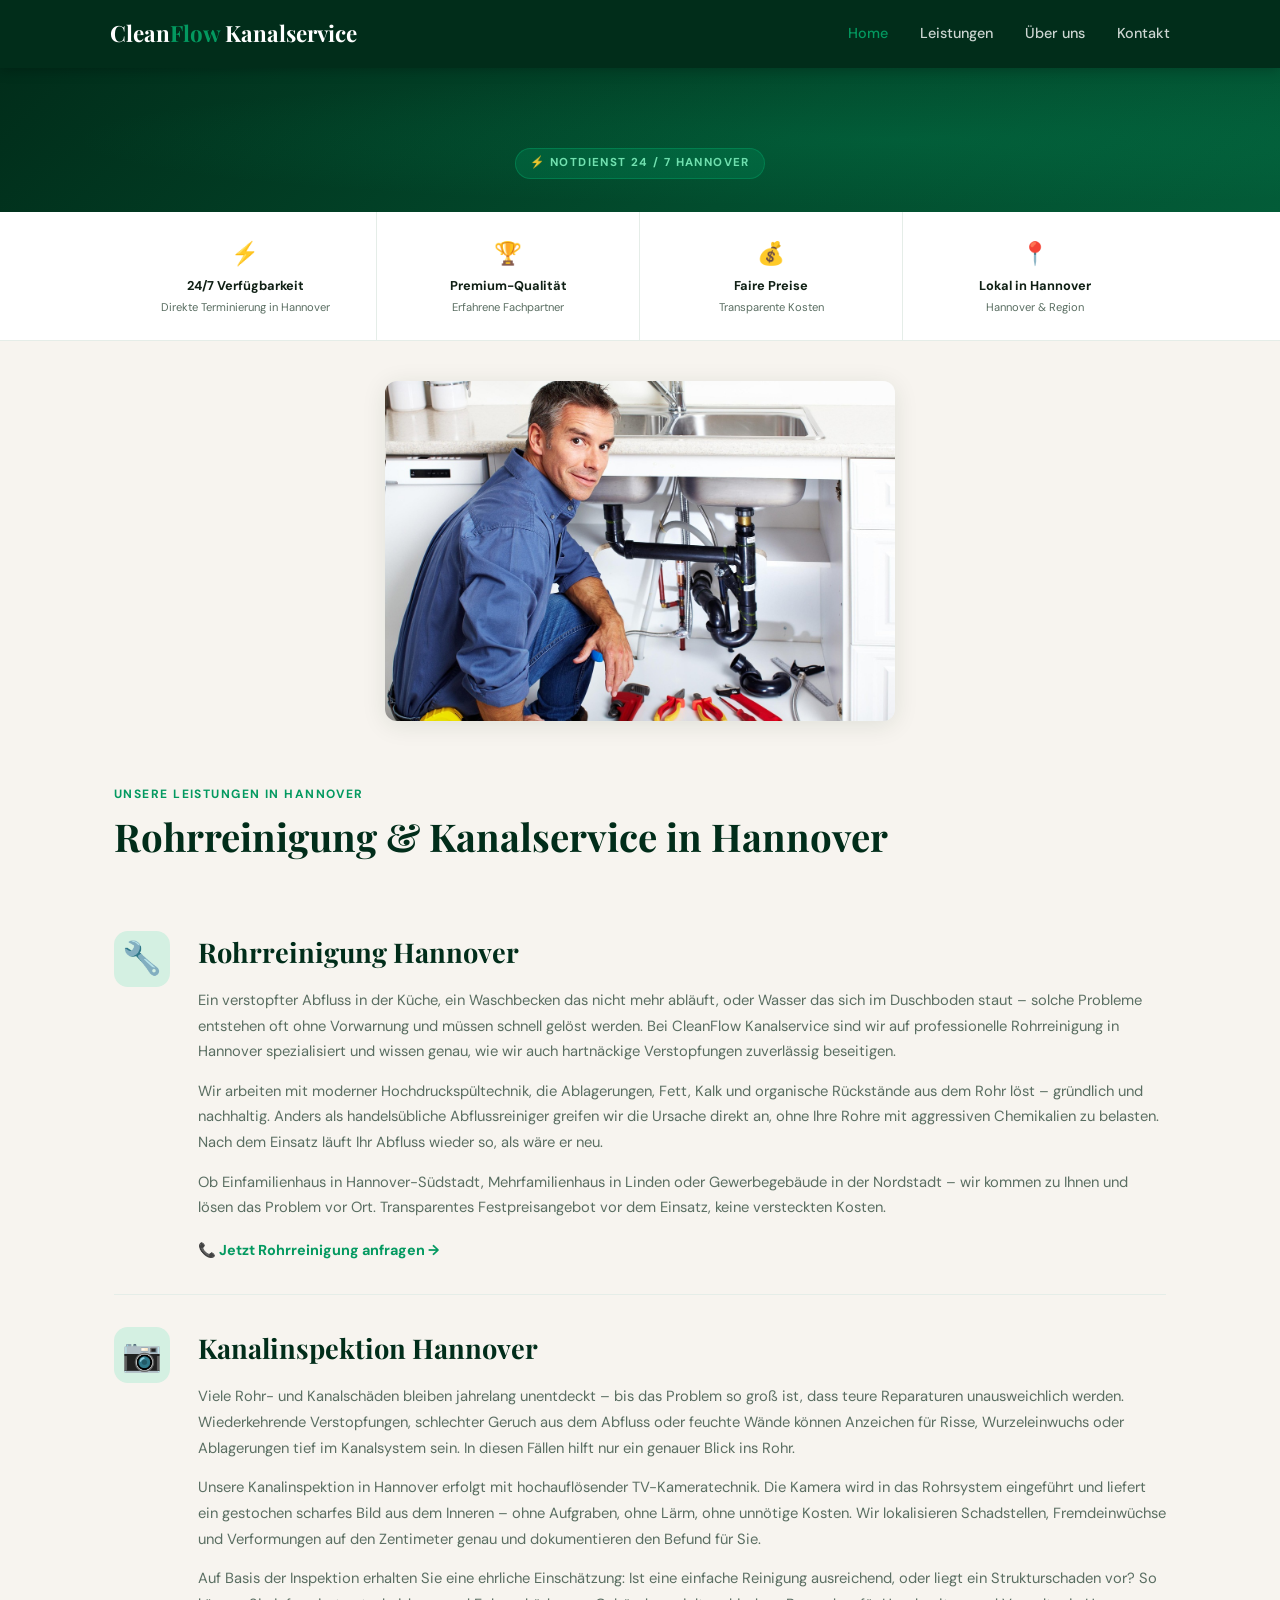
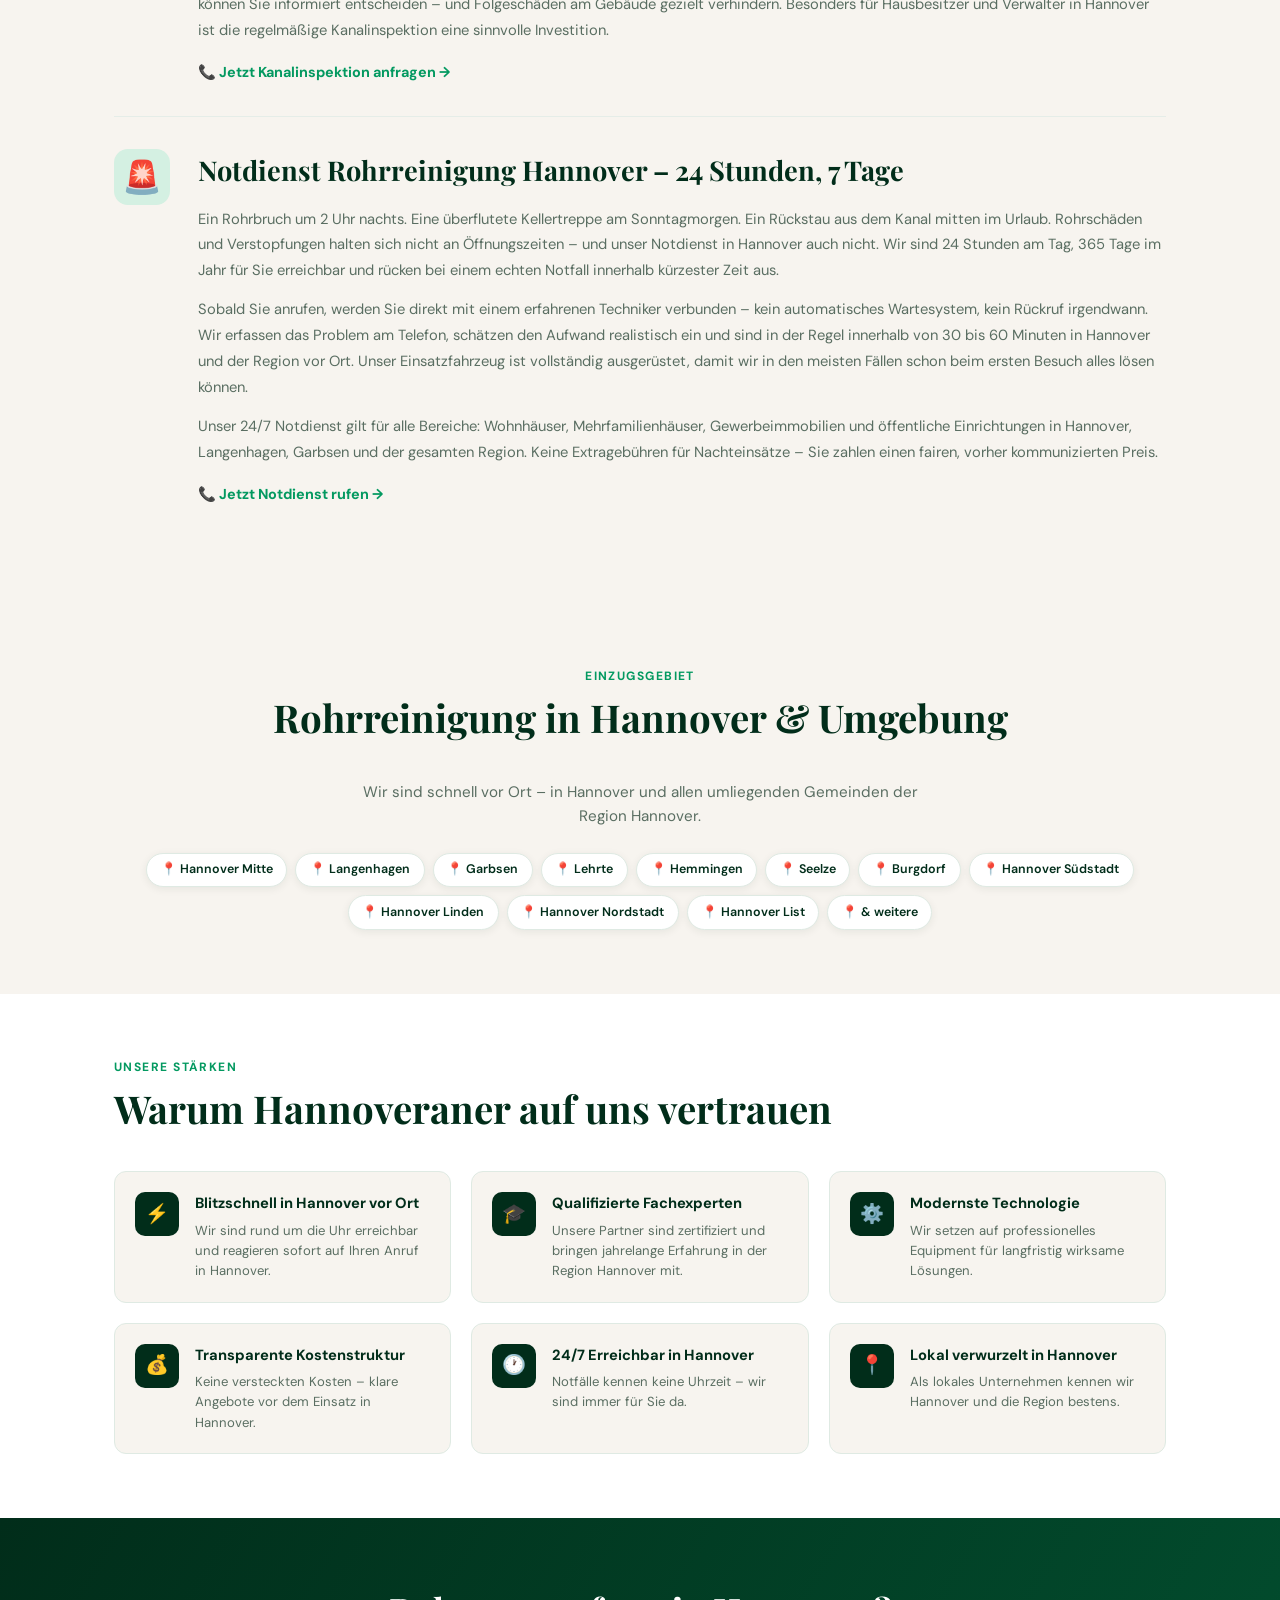
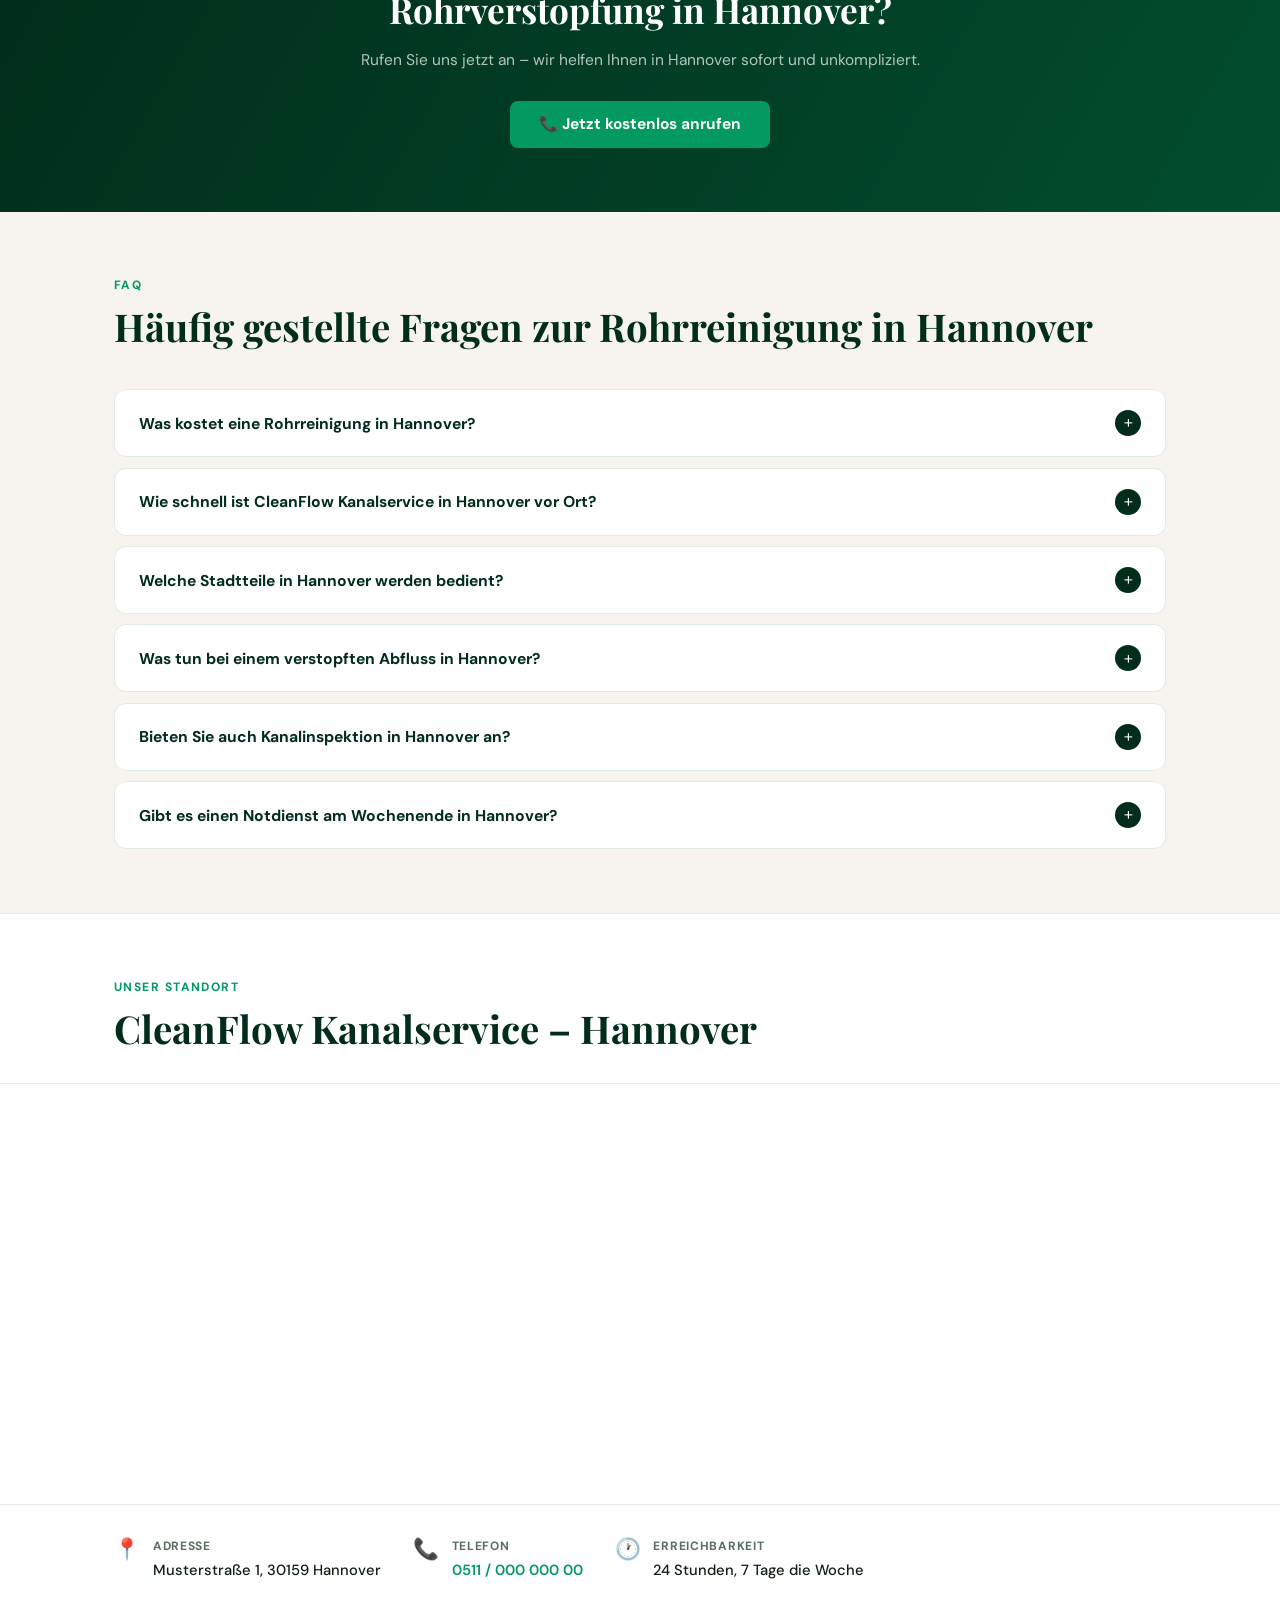
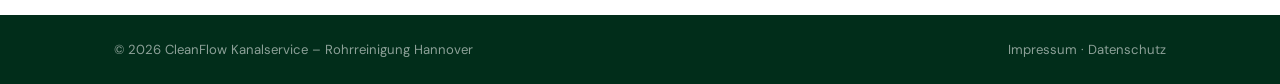
<file: index.html>
<!DOCTYPE html>
<html lang="de">
<head>
  <meta charset="UTF-8">
  <meta name="viewport" content="width=device-width, initial-scale=1.0">

  <!-- ══ PRIMARY SEO META ══ -->
  <title>Rohrreinigung Hannover – CleanFlow Kanalservice | Notdienst 24/7</title>
  <meta name="description" content="Rohrreinigung & Kanalservice in Hannover – schnell, zuverlässig, transparent. CleanFlow Kanalservice bietet 24/7 Notdienst, Kanalinspektion und faire Preise in Hannover und Umgebung.">
  <meta name="keywords" content="Rohrreinigung Hannover, Kanalreinigung Hannover, Notdienst Hannover, Abfluss verstopft Hannover, Kanalinspektion Hannover, Rohrreinigung 24/7 Hannover">
  <meta name="robots" content="index, follow">
  <meta name="author" content="CleanFlow Kanalservice Hannover">
  <link rel="canonical" href="https://www.cleanflow-kanalservice.de/">

  <!-- ══ OPEN GRAPH (Social Sharing) ══ -->
  <meta property="og:type" content="website">
  <meta property="og:locale" content="de_DE">
  <meta property="og:title" content="Rohrreinigung Hannover – CleanFlow Kanalservice | Notdienst 24/7">
  <meta property="og:description" content="Ihr Experte für Rohrreinigung & Kanalservice in Hannover. Schnell, zuverlässig, transparent – 24/7 Notdienst in Hannover und Umgebung.">
  <meta property="og:url" content="https://www.cleanflow-kanalservice.de/">
  <meta property="og:site_name" content="CleanFlow Kanalservice Hannover">

  <!-- ══ GOOGLE STRUCTURED DATA – LocalBusiness Schema ══ -->
  <script type="application/ld+json">
  {
    "@context": "https://schema.org",
    "@type": "Plumber",
    "name": "CleanFlow Kanalservice",
    "image": "https://www.cleanflow-kanalservice.de/assets/images/dynamictradies-plumber-8936817_1280.jpg",
    "description": "Professionelle Rohrreinigung, Kanalinspektion und 24/7 Notdienst in Hannover und Umgebung. Schnell, zuverlässig und zu fairen Preisen.",
    "url": "https://www.cleanflow-kanalservice.de",
    "telephone": "+49-511-0000000",
    "priceRange": "€€",
    "address": {
      "@type": "PostalAddress",
      "streetAddress": "Musterstraße 1",
      "addressLocality": "Hannover",
      "postalCode": "30159",
      "addressRegion": "Niedersachsen",
      "addressCountry": "DE"
    },
    "geo": {
      "@type": "GeoCoordinates",
      "latitude": 52.3759,
      "longitude": 9.7320
    },
    "openingHoursSpecification": [
      {
        "@type": "OpeningHoursSpecification",
        "dayOfWeek": ["Monday","Tuesday","Wednesday","Thursday","Friday","Saturday","Sunday"],
        "opens": "00:00",
        "closes": "23:59"
      }
    ],
    "areaServed": [
      { "@type": "City", "name": "Hannover" },
      { "@type": "City", "name": "Langenhagen" },
      { "@type": "City", "name": "Garbsen" },
      { "@type": "City", "name": "Lehrte" },
      { "@type": "City", "name": "Burgdorf" },
      { "@type": "City", "name": "Seelze" },
      { "@type": "City", "name": "Hemmingen" }
    ],
    "hasOfferCatalog": {
      "@type": "OfferCatalog",
      "name": "Rohrreinigung & Kanalservice",
      "itemListElement": [
        {
          "@type": "Offer",
          "itemOffered": {
            "@type": "Service",
            "name": "Rohrreinigung Hannover",
            "description": "Schnelle und gründliche Rohrreinigung in Hannover"
          }
        },
        {
          "@type": "Offer",
          "itemOffered": {
            "@type": "Service",
            "name": "Kanalinspektion Hannover",
            "description": "TV-Kanalinspektion zur Schadensanalyse"
          }
        },
        {
          "@type": "Offer",
          "itemOffered": {
            "@type": "Service",
            "name": "Notdienst Rohrreinigung Hannover 24/7",
            "description": "24-Stunden Notdienst für Rohrverstopfungen in Hannover"
          }
        }
      ]
    },
    "sameAs": [
      "https://www.google.com/maps?cid=IHRE_GOOGLE_MAPS_CID"
    ]
  }
  </script>

  <!-- ══ GOOGLE STRUCTURED DATA – FAQPage Schema ══ -->
  <script type="application/ld+json">
  {
    "@context": "https://schema.org",
    "@type": "FAQPage",
    "mainEntity": [
      {
        "@type": "Question",
        "name": "Was kostet eine Rohrreinigung in Hannover?",
        "acceptedAnswer": {
          "@type": "Answer",
          "text": "Die Kosten für eine Rohrreinigung in Hannover hängen vom Aufwand ab. Ein einfacher Abflussverstopfung beginnt in der Regel ab 80–150 €. Bei größeren Schäden oder Kanalarbeiten erstellen wir Ihnen vorab ein transparentes Angebot – keine versteckten Kosten."
        }
      },
      {
        "@type": "Question",
        "name": "Wie schnell ist CleanFlow Kanalservice in Hannover vor Ort?",
        "acceptedAnswer": {
          "@type": "Answer",
          "text": "Als lokaler Notdienst in Hannover sind wir in der Regel innerhalb von 30–60 Minuten bei Ihnen. Wir sind 24 Stunden am Tag, 7 Tage die Woche erreichbar – auch an Wochenenden und Feiertagen."
        }
      },
      {
        "@type": "Question",
        "name": "Welche Stadtteile in Hannover werden bedient?",
        "acceptedAnswer": {
          "@type": "Answer",
          "text": "Wir sind in ganz Hannover tätig – darunter Hannover Mitte, Linden, Nordstadt, Südstadt, List, Döhren sowie in der gesamten Region Hannover wie Langenhagen, Garbsen, Lehrte, Burgdorf, Hemmingen und Seelze."
        }
      },
      {
        "@type": "Question",
        "name": "Was tun bei einem verstopften Abfluss in Hannover?",
        "acceptedAnswer": {
          "@type": "Answer",
          "text": "Bei einem verstopften Abfluss sollten Sie zunächst keine aggressiven Chemikalien verwenden, da diese die Rohre beschädigen können. Rufen Sie unseren 24/7 Notdienst in Hannover an – wir analysieren die Ursache professionell und beseitigen die Verstopfung nachhaltig."
        }
      },
      {
        "@type": "Question",
        "name": "Bieten Sie auch Kanalinspektion in Hannover an?",
        "acceptedAnswer": {
          "@type": "Answer",
          "text": "Ja. Wir führen professionelle TV-Kanalinspektionen in Hannover durch. Mit moderner Kameratechnik lokalisieren wir Schäden, Wurzeleinwuchs oder Ablagerungen präzise – ohne unnötige Grabungsarbeiten."
        }
      },
      {
        "@type": "Question",
        "name": "Gibt es einen Notdienst für Rohrreinigung in Hannover am Wochenende?",
        "acceptedAnswer": {
          "@type": "Answer",
          "text": "Ja, unser Notdienst ist in Hannover rund um die Uhr verfügbar – auch samstags, sonntags und an allen Feiertagen. Rohrverstopfungen und Kanalschäden kennen keine Bürozeiten, wir auch nicht."
        }
      }
    ]
  }
  </script>

  <!-- ══ FONTS ══ -->
  <link rel="preconnect" href="https://fonts.googleapis.com">
  <link rel="preconnect" href="https://fonts.gstatic.com" crossorigin>
  <link href="https://fonts.googleapis.com/css2?family=DM+Sans:ital,opsz,wght@0,9..40,300;0,9..40,500;0,9..40,700;1,9..40,300&family=Playfair+Display:wght@700;900&display=swap" rel="stylesheet">

  <link rel="stylesheet" href="styles.css">
</head>
<body>

  <!-- NAVBAR -->
  <header class="navbar">
    <div class="nav-content">
      <div class="logo"><a href="index.html">Clean<span>Flow</span> Kanalservice</a></div>
      <button class="nav-toggle" aria-label="Menü öffnen" aria-expanded="false">☰</button>
      <nav class="nav-menu" id="navMenu" aria-label="Hauptnavigation">
        <button class="nav-close" id="navClose" aria-label="Menü schließen">✕</button>
        <a href="index.html" class="nav-active">Home</a>
        <a href="leistungen.html">Leistungen</a>
        <a href="ueber-uns.html">Über uns</a>
        <a href="kontakt.html">Kontakt</a>
      </nav>
    </div>
    <div class="nav-overlay" id="navOverlay"></div>
  </header>

  <!-- HERO -->
  <section class="hero" aria-label="Hero Bereich">
    <div class="hero-badge">⚡ Notdienst 24 / 7 Hannover</div>
    <h1>Ihr Experte für<br>Rohrreinigung in Hannover</h1>
    <p>Schnell, zuverlässig, transparent – wir sind in Hannover und Umgebung innerhalb kürzester Zeit bei Ihnen.</p>
    <div class="hero-actions">
      <button class="btn-primary" onclick="window.location.href='tel:+4951100000000'">📞 Jetzt anrufen</button>
      <a href="#leistungen" class="btn-outline">Leistungen entdecken</a>
    </div>
  </section>

  <!-- TRUST BAR -->
  <div class="trust-bar" aria-label="Vertrauensmerkmale">
    <div class="trust-bar-inner">
      <div class="trust-item">
        <div class="trust-icon">⚡</div>
        <h4>24/7 Verfügbarkeit</h4>
        <p>Direkte Terminierung in Hannover</p>
      </div>
      <div class="trust-item">
        <div class="trust-icon">🏆</div>
        <h4>Premium-Qualität</h4>
        <p>Erfahrene Fachpartner</p>
      </div>
      <div class="trust-item">
        <div class="trust-icon">💰</div>
        <h4>Faire Preise</h4>
        <p>Transparente Kosten</p>
      </div>
      <div class="trust-item">
        <div class="trust-icon">📍</div>
        <h4>Lokal in Hannover</h4>
        <p>Hannover & Region</p>
      </div>
    </div>
  </div>

  <!-- PLUMBER IMAGE -->
  <div class="hero-image-wrap">
    <img
      src="assets/images/dynamictradies-plumber-8936817_1280.jpg"
      alt="Professioneller Klempner bei der Rohrreinigung in Hannover"
      width="1280"
      height="340"
      loading="eager"
    >
  </div>

  <!-- SERVICES -->
  <div class="section" id="leistungen">
    <p class="section-label">Unsere Leistungen in Hannover</p>
    <h2 class="section-title">Rohrreinigung & Kanalservice in Hannover</h2>

    <div class="service-blocks">

      <!-- SERVICE 1: Rohrreinigung -->
      <article class="service-block">
        <div class="service-block-icon">🔧</div>
        <div class="service-block-content">
          <h3>Rohrreinigung Hannover</h3>
          <p>Ein verstopfter Abfluss in der Küche, ein Waschbecken das nicht mehr abläuft, oder Wasser das sich im Duschboden staut – solche Probleme entstehen oft ohne Vorwarnung und müssen schnell gelöst werden. Bei CleanFlow Kanalservice sind wir auf professionelle Rohrreinigung in Hannover spezialisiert und wissen genau, wie wir auch hartnäckige Verstopfungen zuverlässig beseitigen.</p>
          <p>Wir arbeiten mit moderner Hochdruckspültechnik, die Ablagerungen, Fett, Kalk und organische Rückstände aus dem Rohr löst – gründlich und nachhaltig. Anders als handelsübliche Abflussreiniger greifen wir die Ursache direkt an, ohne Ihre Rohre mit aggressiven Chemikalien zu belasten. Nach dem Einsatz läuft Ihr Abfluss wieder so, als wäre er neu.</p>
          <p>Ob Einfamilienhaus in Hannover-Südstadt, Mehrfamilienhaus in Linden oder Gewerbegebäude in der Nordstadt – wir kommen zu Ihnen und lösen das Problem vor Ort. Transparentes Festpreisangebot vor dem Einsatz, keine versteckten Kosten.</p>
          <a href="tel:+4951100000000" class="service-link">📞 Jetzt Rohrreinigung anfragen →</a>
        </div>
      </article>

      <hr class="service-divider">

      <!-- SERVICE 2: Kanalinspektion -->
      <article class="service-block">
        <div class="service-block-icon">📷</div>
        <div class="service-block-content">
          <h3>Kanalinspektion Hannover</h3>
          <p>Viele Rohr- und Kanalschäden bleiben jahrelang unentdeckt – bis das Problem so groß ist, dass teure Reparaturen unausweichlich werden. Wiederkehrende Verstopfungen, schlechter Geruch aus dem Abfluss oder feuchte Wände können Anzeichen für Risse, Wurzeleinwuchs oder Ablagerungen tief im Kanalsystem sein. In diesen Fällen hilft nur ein genauer Blick ins Rohr.</p>
          <p>Unsere Kanalinspektion in Hannover erfolgt mit hochauflösender TV-Kameratechnik. Die Kamera wird in das Rohrsystem eingeführt und liefert ein gestochen scharfes Bild aus dem Inneren – ohne Aufgraben, ohne Lärm, ohne unnötige Kosten. Wir lokalisieren Schadstellen, Fremdeinwüchse und Verformungen auf den Zentimeter genau und dokumentieren den Befund für Sie.</p>
          <p>Auf Basis der Inspektion erhalten Sie eine ehrliche Einschätzung: Ist eine einfache Reinigung ausreichend, oder liegt ein Strukturschaden vor? So können Sie informiert entscheiden – und Folgeschäden am Gebäude gezielt verhindern. Besonders für Hausbesitzer und Verwalter in Hannover ist die regelmäßige Kanalinspektion eine sinnvolle Investition.</p>
          <a href="tel:+4951100000000" class="service-link">📞 Jetzt Kanalinspektion anfragen →</a>
        </div>
      </article>

      <hr class="service-divider">

      <!-- SERVICE 3: Notdienst -->
      <article class="service-block">
        <div class="service-block-icon">🚨</div>
        <div class="service-block-content">
          <h3>Notdienst Rohrreinigung Hannover – 24 Stunden, 7 Tage</h3>
          <p>Ein Rohrbruch um 2 Uhr nachts. Eine überflutete Kellertreppe am Sonntagmorgen. Ein Rückstau aus dem Kanal mitten im Urlaub. Rohrschäden und Verstopfungen halten sich nicht an Öffnungszeiten – und unser Notdienst in Hannover auch nicht. Wir sind 24 Stunden am Tag, 365 Tage im Jahr für Sie erreichbar und rücken bei einem echten Notfall innerhalb kürzester Zeit aus.</p>
          <p>Sobald Sie anrufen, werden Sie direkt mit einem erfahrenen Techniker verbunden – kein automatisches Wartesystem, kein Rückruf irgendwann. Wir erfassen das Problem am Telefon, schätzen den Aufwand realistisch ein und sind in der Regel innerhalb von 30 bis 60 Minuten in Hannover und der Region vor Ort. Unser Einsatzfahrzeug ist vollständig ausgerüstet, damit wir in den meisten Fällen schon beim ersten Besuch alles lösen können.</p>
          <p>Unser 24/7 Notdienst gilt für alle Bereiche: Wohnhäuser, Mehrfamilienhäuser, Gewerbeimmobilien und öffentliche Einrichtungen in Hannover, Langenhagen, Garbsen und der gesamten Region. Keine Extragebühren für Nachteinsätze – Sie zahlen einen fairen, vorher kommunizierten Preis.</p>
          <a href="tel:+4951100000000" class="service-link">📞 Jetzt Notdienst rufen →</a>
        </div>
      </article>

    </div>
  </div>

  <!-- SERVICE AREA -->
  <div class="section service-area-section" aria-label="Einzugsgebiet">
    <p class="section-label">Einzugsgebiet</p>
    <h2 class="section-title">Rohrreinigung in Hannover & Umgebung</h2>
    <p class="area-intro">Wir sind schnell vor Ort – in Hannover und allen umliegenden Gemeinden der Region Hannover.</p>
    <div class="area-tags">
      <span class="area-tag">📍 Hannover Mitte</span>
      <span class="area-tag">📍 Langenhagen</span>
      <span class="area-tag">📍 Garbsen</span>
      <span class="area-tag">📍 Lehrte</span>
      <span class="area-tag">📍 Hemmingen</span>
      <span class="area-tag">📍 Seelze</span>
      <span class="area-tag">📍 Burgdorf</span>
      <span class="area-tag">📍 Hannover Südstadt</span>
      <span class="area-tag">📍 Hannover Linden</span>
      <span class="area-tag">📍 Hannover Nordstadt</span>
      <span class="area-tag">📍 Hannover List</span>
      <span class="area-tag">📍 & weitere</span>
    </div>
  </div>

  <!-- WHY US -->
  <section class="why-us" aria-label="Unsere Stärken">
    <div class="why-us-inner">
      <p class="section-label">Unsere Stärken</p>
      <h2 class="section-title">Warum Hannoveraner auf uns vertrauen</h2>
      <div class="why-grid">
        <div class="why-item">
          <div class="why-item-icon">⚡</div>
          <div class="why-item-text">
            <h3>Blitzschnell in Hannover vor Ort</h3>
            <p>Wir sind rund um die Uhr erreichbar und reagieren sofort auf Ihren Anruf in Hannover.</p>
          </div>
        </div>
        <div class="why-item">
          <div class="why-item-icon">🎓</div>
          <div class="why-item-text">
            <h3>Qualifizierte Fachexperten</h3>
            <p>Unsere Partner sind zertifiziert und bringen jahrelange Erfahrung in der Region Hannover mit.</p>
          </div>
        </div>
        <div class="why-item">
          <div class="why-item-icon">⚙️</div>
          <div class="why-item-text">
            <h3>Modernste Technologie</h3>
            <p>Wir setzen auf professionelles Equipment für langfristig wirksame Lösungen.</p>
          </div>
        </div>
        <div class="why-item">
          <div class="why-item-icon">💰</div>
          <div class="why-item-text">
            <h3>Transparente Kostenstruktur</h3>
            <p>Keine versteckten Kosten – klare Angebote vor dem Einsatz in Hannover.</p>
          </div>
        </div>
        <div class="why-item">
          <div class="why-item-icon">🕐</div>
          <div class="why-item-text">
            <h3>24/7 Erreichbar in Hannover</h3>
            <p>Notfälle kennen keine Uhrzeit – wir sind immer für Sie da.</p>
          </div>
        </div>
        <div class="why-item">
          <div class="why-item-icon">📍</div>
          <div class="why-item-text">
            <h3>Lokal verwurzelt in Hannover</h3>
            <p>Als lokales Unternehmen kennen wir Hannover und die Region bestens.</p>
          </div>
        </div>
      </div>
    </div>
  </section>

  <!-- CTA BANNER -->
  <div class="cta-banner" aria-label="Kontaktaufruf">
    <h2>Rohrverstopfung in Hannover?</h2>
    <p>Rufen Sie uns jetzt an – wir helfen Ihnen in Hannover sofort und unkompliziert.</p>
    <button class="btn-primary" onclick="window.location.href='tel:+4951100000000'">📞 Jetzt kostenlos anrufen</button>
  </div>

  <!-- FAQ -->
  <section class="faq-section" id="faq" aria-label="Häufige Fragen">
    <div class="faq-inner">
      <p class="section-label">FAQ</p>
      <h2 class="section-title">Häufig gestellte Fragen zur Rohrreinigung in Hannover</h2>

      <div class="faq-list">

        <div class="faq-item">
          <button class="faq-question" aria-expanded="false">
            <span>Was kostet eine Rohrreinigung in Hannover?</span>
            <span class="faq-icon">+</span>
          </button>
          <div class="faq-answer" hidden>
            <p>Die Kosten hängen vom Aufwand ab. Eine einfache Rohrverstopfung beginnt in der Regel ab 80–150 €. Bei größeren Schäden oder Kanalarbeiten erhalten Sie vorab ein transparentes Angebot von uns – keine versteckten Kosten, keine bösen Überraschungen.</p>
          </div>
        </div>

        <div class="faq-item">
          <button class="faq-question" aria-expanded="false">
            <span>Wie schnell ist CleanFlow Kanalservice in Hannover vor Ort?</span>
            <span class="faq-icon">+</span>
          </button>
          <div class="faq-answer" hidden>
            <p>Als lokaler Notdienst in Hannover sind wir in der Regel innerhalb von 30–60 Minuten bei Ihnen. Wir sind 24 Stunden am Tag, 7 Tage die Woche erreichbar – auch an Wochenenden und Feiertagen.</p>
          </div>
        </div>

        <div class="faq-item">
          <button class="faq-question" aria-expanded="false">
            <span>Welche Stadtteile in Hannover werden bedient?</span>
            <span class="faq-icon">+</span>
          </button>
          <div class="faq-answer" hidden>
            <p>Wir sind in ganz Hannover tätig – darunter Hannover Mitte, Linden, Nordstadt, Südstadt, List und Döhren. Zusätzlich bedienen wir die gesamte Region Hannover: Langenhagen, Garbsen, Lehrte, Burgdorf, Hemmingen und Seelze.</p>
          </div>
        </div>

        <div class="faq-item">
          <button class="faq-question" aria-expanded="false">
            <span>Was tun bei einem verstopften Abfluss in Hannover?</span>
            <span class="faq-icon">+</span>
          </button>
          <div class="faq-answer" hidden>
            <p>Verwenden Sie keine aggressiven Chemikalien – diese können Rohre langfristig beschädigen. Rufen Sie stattdessen unseren 24/7 Notdienst in Hannover an. Wir analysieren die Ursache professionell und beseitigen die Verstopfung nachhaltig.</p>
          </div>
        </div>

        <div class="faq-item">
          <button class="faq-question" aria-expanded="false">
            <span>Bieten Sie auch Kanalinspektion in Hannover an?</span>
            <span class="faq-icon">+</span>
          </button>
          <div class="faq-answer" hidden>
            <p>Ja. Mit moderner TV-Kameratechnik lokalisieren wir Schäden, Wurzeleinwuchs und Ablagerungen in Hannover präzise – ohne unnötige Grabungsarbeiten. So erkennen wir Probleme frühzeitig, bevor sie teuer werden.</p>
          </div>
        </div>

        <div class="faq-item">
          <button class="faq-question" aria-expanded="false">
            <span>Gibt es einen Notdienst am Wochenende in Hannover?</span>
            <span class="faq-icon">+</span>
          </button>
          <div class="faq-answer" hidden>
            <p>Ja – unser Notdienst ist in Hannover rund um die Uhr verfügbar, auch samstags, sonntags und an Feiertagen. Rohrverstopfungen kennen keine Bürozeiten. Wir auch nicht.</p>
          </div>
        </div>

      </div>
    </div>
  </section>

  <!-- GOOGLE MAP -->
  <div class="map-section" aria-label="Standort in Hannover">
    <div class="map-header">
      <p class="section-label">Unser Standort</p>
      <h2 class="section-title">CleanFlow Kanalservice – Hannover</h2>
    </div>
    <div class="map-container">
      <iframe
        title="CleanFlow Kanalservice Hannover – Standort auf Google Maps"
        src="https://www.google.com/maps/embed?pb=!1m18!1m12!1m3!1d75774.27844398688!2d9.664390624999998!3d52.37591845!2m3!1f0!2f0!3f0!3m2!1i1024!2i768!4f13.1!3m3!1m2!1s0x47b00b514d494f85%3A0x425ac6d94ac4720!2sHannover!5e0!3m2!1sde!2sde!4v1710000000000!5m2!1sde!2sde"
        width="100%"
        height="420"
        style="border:0;"
        allowfullscreen=""
        loading="lazy"
        referrerpolicy="no-referrer-when-downgrade">
      </iframe>
    </div>
    <div class="map-info">
      <div class="map-info-item">
        <span class="map-info-icon">📍</span>
        <div>
          <strong>Adresse</strong>
          <p>Musterstraße 1, 30159 Hannover</p>
        </div>
      </div>
      <div class="map-info-item">
        <span class="map-info-icon">📞</span>
        <div>
          <strong>Telefon</strong>
          <p><a href="tel:+4951100000000">0511 / 000 000 00</a></p>
        </div>
      </div>
      <div class="map-info-item">
        <span class="map-info-icon">🕐</span>
        <div>
          <strong>Erreichbarkeit</strong>
          <p>24 Stunden, 7 Tage die Woche</p>
        </div>
      </div>
    </div>
  </div>

  <!-- FOOTER -->
  <footer class="footer">
    <div class="footer-content">
      <p>© 2026 CleanFlow Kanalservice – Rohrreinigung Hannover</p>
      <p><a href="#">Impressum</a> · <a href="#">Datenschutz</a></p>
    </div>
  </footer>

  <script src="main.js" defer></script>

</body>
</html>
</file>
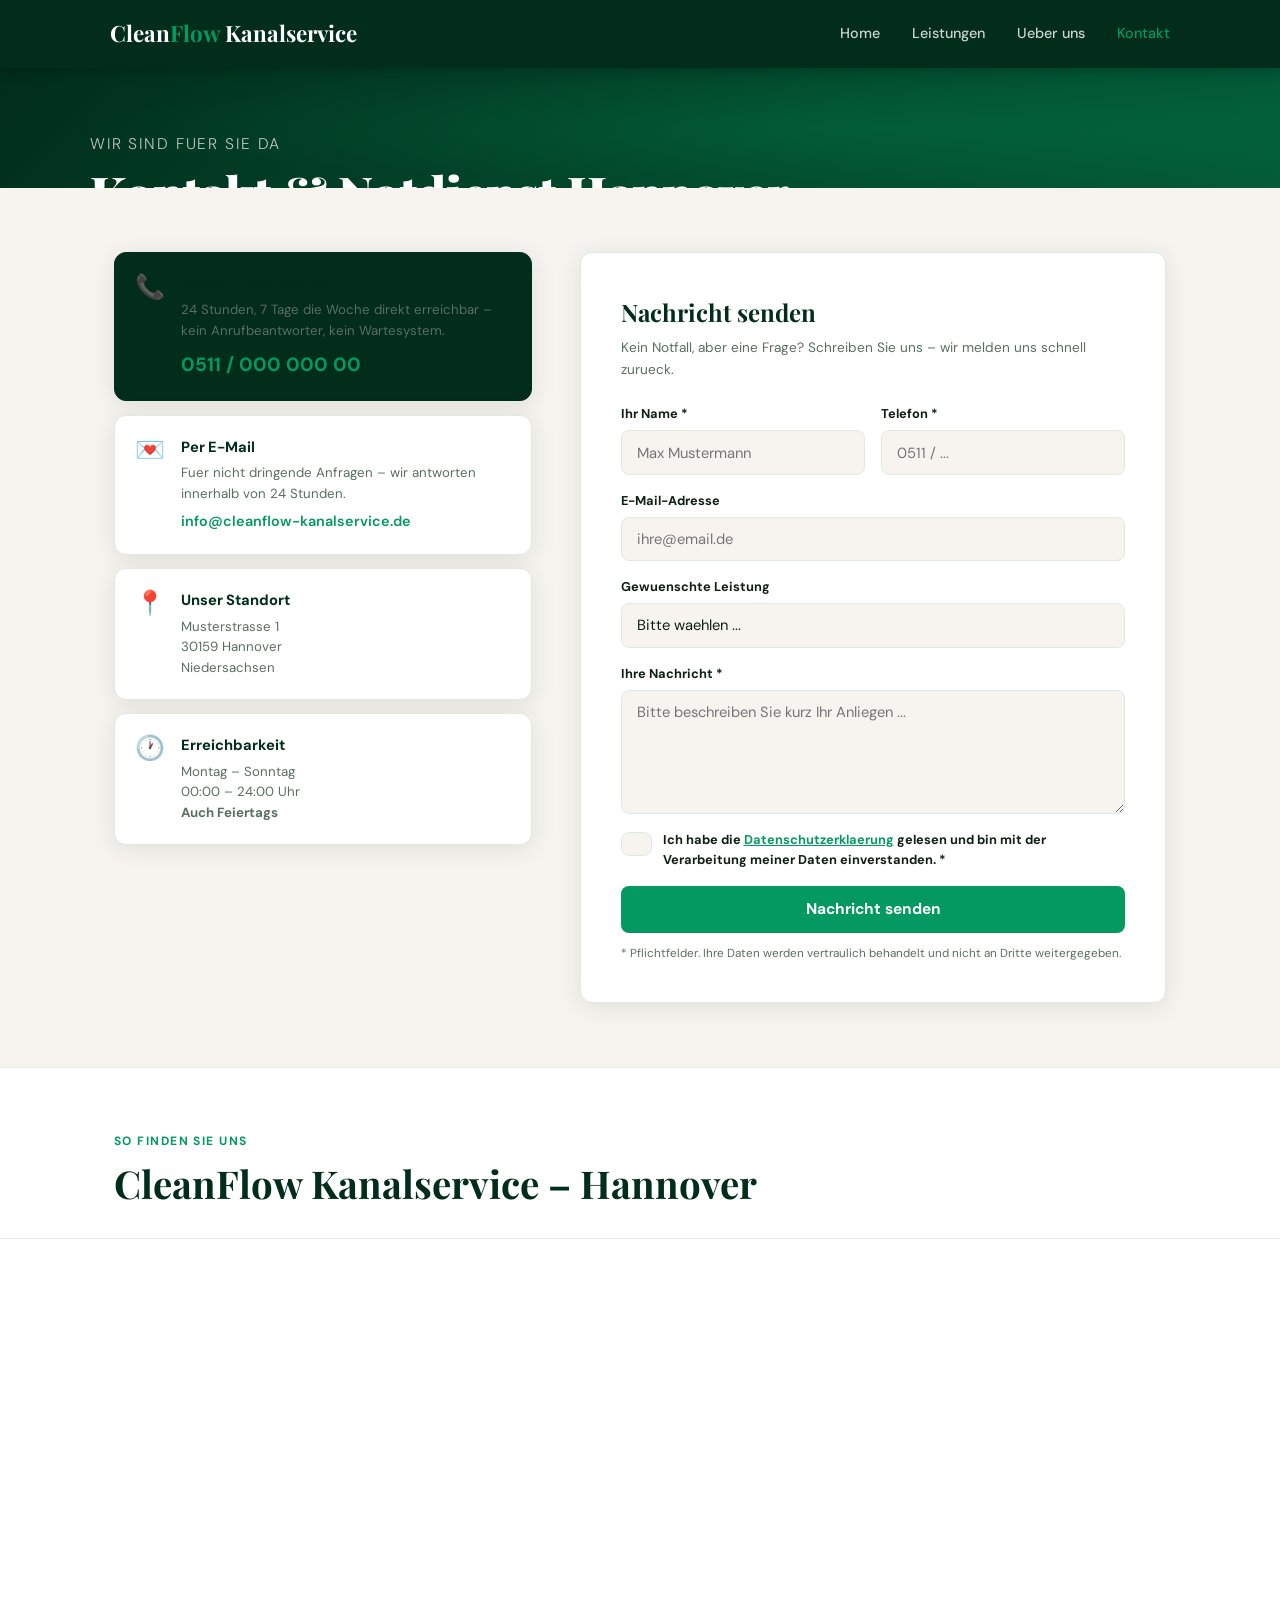
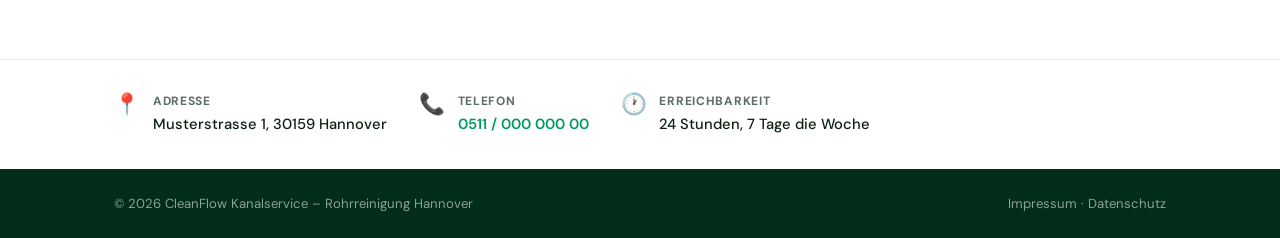
<file: kontakt.html>
<!DOCTYPE html>
<html lang="de">
<head>
  <meta charset="UTF-8">
  <meta name="viewport" content="width=device-width, initial-scale=1.0">

  <title>Kontakt – CleanFlow Kanalservice | Rohrreinigung Hannover 24/7</title>
  <meta name="description" content="Kontaktieren Sie CleanFlow Kanalservice in Hannover – per Telefon, Formular oder direkt vor Ort. 24/7 Notdienst für Rohrreinigung in Hannover und der Region.">
  <meta name="keywords" content="Rohrreinigung Hannover Kontakt, Notdienst Hannover anrufen, Klempner Hannover Telefon, CleanFlow Kanalservice Kontakt">
  <meta name="robots" content="index, follow">
  <link rel="canonical" href="https://www.cleanflow-kanalservice.de/kontakt.html">

  <meta property="og:type" content="website">
  <meta property="og:locale" content="de_DE">
  <meta property="og:title" content="Kontakt – CleanFlow Kanalservice Rohrreinigung Hannover">
  <meta property="og:description" content="24/7 erreichbar – rufen Sie jetzt an oder schreiben Sie uns. Schnelle Rohrreinigung in Hannover und Umgebung.">
  <meta property="og:url" content="https://www.cleanflow-kanalservice.de/kontakt.html">
  <meta property="og:site_name" content="CleanFlow Kanalservice Hannover">

  <script type="application/ld+json">
  {
    "@context": "https://schema.org",
    "@type": "ContactPage",
    "name": "Kontakt – CleanFlow Kanalservice Hannover",
    "url": "https://www.cleanflow-kanalservice.de/kontakt.html",
    "mainEntity": {
      "@type": "Plumber",
      "name": "CleanFlow Kanalservice",
      "telephone": "+49-511-0000000",
      "email": "info@cleanflow-kanalservice.de",
      "address": {
        "@type": "PostalAddress",
        "streetAddress": "Musterstrasse 1",
        "addressLocality": "Hannover",
        "postalCode": "30159",
        "addressRegion": "Niedersachsen",
        "addressCountry": "DE"
      },
      "geo": {
        "@type": "GeoCoordinates",
        "latitude": 52.3759,
        "longitude": 9.7320
      },
      "openingHoursSpecification": [
        {
          "@type": "OpeningHoursSpecification",
          "dayOfWeek": ["Monday","Tuesday","Wednesday","Thursday","Friday","Saturday","Sunday"],
          "opens": "00:00",
          "closes": "23:59"
        }
      ]
    }
  }
  </script>

  <link rel="preconnect" href="https://fonts.googleapis.com">
  <link rel="preconnect" href="https://fonts.gstatic.com" crossorigin>
  <link href="https://fonts.googleapis.com/css2?family=DM+Sans:ital,opsz,wght@0,9..40,300;0,9..40,500;0,9..40,700;1,9..40,300&family=Playfair+Display:wght@700;900&display=swap" rel="stylesheet">
  <link rel="stylesheet" href="styles.css">
</head>
<body>

  <!-- NAVBAR -->
  <header class="navbar">
    <div class="nav-content">
      <div class="logo"><a href="index.html">Clean<span>Flow</span> Kanalservice</a></div>
      <button class="nav-toggle" aria-label="Menue oeffnen" aria-expanded="false">&#9776;</button>
      <nav class="nav-menu" id="navMenu" aria-label="Hauptnavigation">
        <button class="nav-close" id="navClose" aria-label="Menue schliessen">&#x2715;</button>
        <a href="index.html">Home</a>
        <a href="leistungen.html">Leistungen</a>
        <a href="ueber-uns.html">Ueber uns</a>
        <a href="kontakt.html" class="nav-active">Kontakt</a>
      </nav>
    </div>
    <div class="nav-overlay" id="navOverlay"></div>
  </header>

  <!-- PAGE HERO -->
  <section class="page-hero">
    <div class="page-hero-inner">
      <p class="section-label">Wir sind fuer Sie da</p>
      <h1>Kontakt &amp; Notdienst Hannover</h1>
      <p>Rufen Sie uns an – rund um die Uhr, 365 Tage im Jahr. Oder schreiben Sie uns, wir melden uns schnellstmoeglich zurueck.</p>
    </div>
  </section>

  <!-- CONTACT MAIN -->
  <div class="section">
    <div class="contact-grid">

      <!-- CONTACT INFO -->
      <div class="contact-info">

        <div class="contact-card contact-card--highlight">
          <div class="contact-card-icon">&#128222;</div>
          <div>
            <h3>Notfall? Jetzt anrufen</h3>
            <p>24 Stunden, 7 Tage die Woche direkt erreichbar – kein Anrufbeantworter, kein Wartesystem.</p>
            <a href="tel:+4951100000000" class="contact-phone">0511 / 000 000 00</a>
          </div>
        </div>

        <div class="contact-card">
          <div class="contact-card-icon">&#128140;</div>
          <div>
            <h3>Per E-Mail</h3>
            <p>Fuer nicht dringende Anfragen – wir antworten innerhalb von 24 Stunden.</p>
            <a href="mailto:info@cleanflow-kanalservice.de" class="contact-email">info@cleanflow-kanalservice.de</a>
          </div>
        </div>

        <div class="contact-card">
          <div class="contact-card-icon">&#128205;</div>
          <div>
            <h3>Unser Standort</h3>
            <p>Musterstrasse 1<br>30159 Hannover<br>Niedersachsen</p>
          </div>
        </div>

        <div class="contact-card">
          <div class="contact-card-icon">&#128336;</div>
          <div>
            <h3>Erreichbarkeit</h3>
            <p>Montag – Sonntag<br>00:00 – 24:00 Uhr<br><strong>Auch Feiertags</strong></p>
          </div>
        </div>

      </div>

      <!-- CONTACT FORM -->
      <div class="contact-form-wrap">
        <h2 class="form-title">Nachricht senden</h2>
        <p class="form-subtitle">Kein Notfall, aber eine Frage? Schreiben Sie uns – wir melden uns schnell zurueck.</p>

        <form class="contact-form" id="contactForm" novalidate>

          <div class="form-row">
            <div class="form-group">
              <label for="name">Ihr Name *</label>
              <input type="text" id="name" name="name" placeholder="Max Mustermann" required>
            </div>
            <div class="form-group">
              <label for="phone">Telefon *</label>
              <input type="tel" id="phone" name="phone" placeholder="0511 / ..." required>
            </div>
          </div>

          <div class="form-group">
            <label for="email">E-Mail-Adresse</label>
            <input type="email" id="email" name="email" placeholder="ihre@email.de">
          </div>

          <div class="form-group">
            <label for="service">Gewuenschte Leistung</label>
            <select id="service" name="service">
              <option value="">Bitte waehlen ...</option>
              <option value="rohrreinigung">Rohrreinigung</option>
              <option value="kanalinspektion">Kanalinspektion</option>
              <option value="notdienst">Notdienst 24/7</option>
              <option value="rohrsanierung">Rohrsanierung</option>
              <option value="dachrinne">Dachrinnenreinigung</option>
              <option value="sonstiges">Sonstiges</option>
            </select>
          </div>

          <div class="form-group">
            <label for="message">Ihre Nachricht *</label>
            <textarea id="message" name="message" rows="5" placeholder="Bitte beschreiben Sie kurz Ihr Anliegen ..." required></textarea>
          </div>

          <div class="form-group form-group--checkbox">
            <label class="checkbox-label">
              <input type="checkbox" id="datenschutz" name="datenschutz" required>
              <span>Ich habe die <a href="#">Datenschutzerklaerung</a> gelesen und bin mit der Verarbeitung meiner Daten einverstanden. *</span>
            </label>
          </div>

          <button type="submit" class="btn-primary btn-full">Nachricht senden</button>
          <p class="form-note">* Pflichtfelder. Ihre Daten werden vertraulich behandelt und nicht an Dritte weitergegeben.</p>

        </form>

        <div class="form-success" id="formSuccess" hidden>
          <div class="form-success-icon">&#9989;</div>
          <h3>Nachricht erhalten!</h3>
          <p>Vielen Dank – wir melden uns so schnell wie moeglich bei Ihnen. Bei dringenden Anliegen rufen Sie uns bitte direkt an: <a href="tel:+4951100000000">0511 / 000 000 00</a></p>
        </div>

      </div>
    </div>
  </div>

  <!-- MAP -->
  <div class="map-section" aria-label="Standort in Hannover">
    <div class="map-header">
      <p class="section-label">So finden Sie uns</p>
      <h2 class="section-title">CleanFlow Kanalservice – Hannover</h2>
    </div>
    <div class="map-container">
      <iframe
        title="CleanFlow Kanalservice Hannover auf Google Maps"
        src="https://www.google.com/maps/embed?pb=!1m18!1m12!1m3!1d75774.27844398688!2d9.664390624999998!3d52.37591845!2m3!1f0!2f0!3f0!3m2!1i1024!2i768!4f13.1!3m3!1m2!1s0x47b00b514d494f85%3A0x425ac6d94ac4720!2sHannover!5e0!3m2!1sde!2sde!4v1710000000000!5m2!1sde!2sde"
        width="100%"
        height="420"
        style="border:0;"
        allowfullscreen=""
        loading="lazy"
        referrerpolicy="no-referrer-when-downgrade">
      </iframe>
    </div>
    <div class="map-info">
      <div class="map-info-item">
        <span class="map-info-icon">&#128205;</span>
        <div>
          <strong>Adresse</strong>
          <p>Musterstrasse 1, 30159 Hannover</p>
        </div>
      </div>
      <div class="map-info-item">
        <span class="map-info-icon">&#128222;</span>
        <div>
          <strong>Telefon</strong>
          <p><a href="tel:+4951100000000">0511 / 000 000 00</a></p>
        </div>
      </div>
      <div class="map-info-item">
        <span class="map-info-icon">&#128336;</span>
        <div>
          <strong>Erreichbarkeit</strong>
          <p>24 Stunden, 7 Tage die Woche</p>
        </div>
      </div>
    </div>
  </div>

  <!-- FOOTER -->
  <footer class="footer">
    <div class="footer-content">
      <p>&#169; 2026 CleanFlow Kanalservice – Rohrreinigung Hannover</p>
      <p><a href="#">Impressum</a> &middot; <a href="#">Datenschutz</a></p>
    </div>
  </footer>

  <script>
    // ── Mobile nav ──
    (function() {
      var toggle  = document.querySelector('.nav-toggle');
      var menu    = document.getElementById('navMenu');
      var overlay = document.getElementById('navOverlay');
      var close   = document.getElementById('navClose');
      function openNav() {
        menu.classList.add('nav-menu--open');
        overlay.classList.add('nav-overlay--visible');
        toggle.setAttribute('aria-expanded', 'true');
        document.body.style.overflow = 'hidden';
      }
      function closeNav() {
        menu.classList.remove('nav-menu--open');
        overlay.classList.remove('nav-overlay--visible');
        toggle.setAttribute('aria-expanded', 'false');
        document.body.style.overflow = '';
      }
      toggle.addEventListener('click', openNav);
      close.addEventListener('click', closeNav);
      overlay.addEventListener('click', closeNav);
      document.addEventListener('keydown', function(e) {
        if (e.key === 'Escape') closeNav();
      });
    })();

    // ── Contact form ──
    document.getElementById('contactForm').addEventListener('submit', function(e) {
      e.preventDefault();
      var name       = document.getElementById('name').value.trim();
      var phone      = document.getElementById('phone').value.trim();
      var message    = document.getElementById('message').value.trim();
      var datenschutz = document.getElementById('datenschutz').checked;

      if (!name || !phone || !message || !datenschutz) {
        alert('Bitte füllen Sie alle Pflichtfelder aus und bestätigen Sie die Datenschutzerklärung.');
        return;
      }

      document.getElementById('contactForm').hidden = true;
      document.getElementById('formSuccess').hidden = false;
    });
  </script>

</body>
</html>
</file>
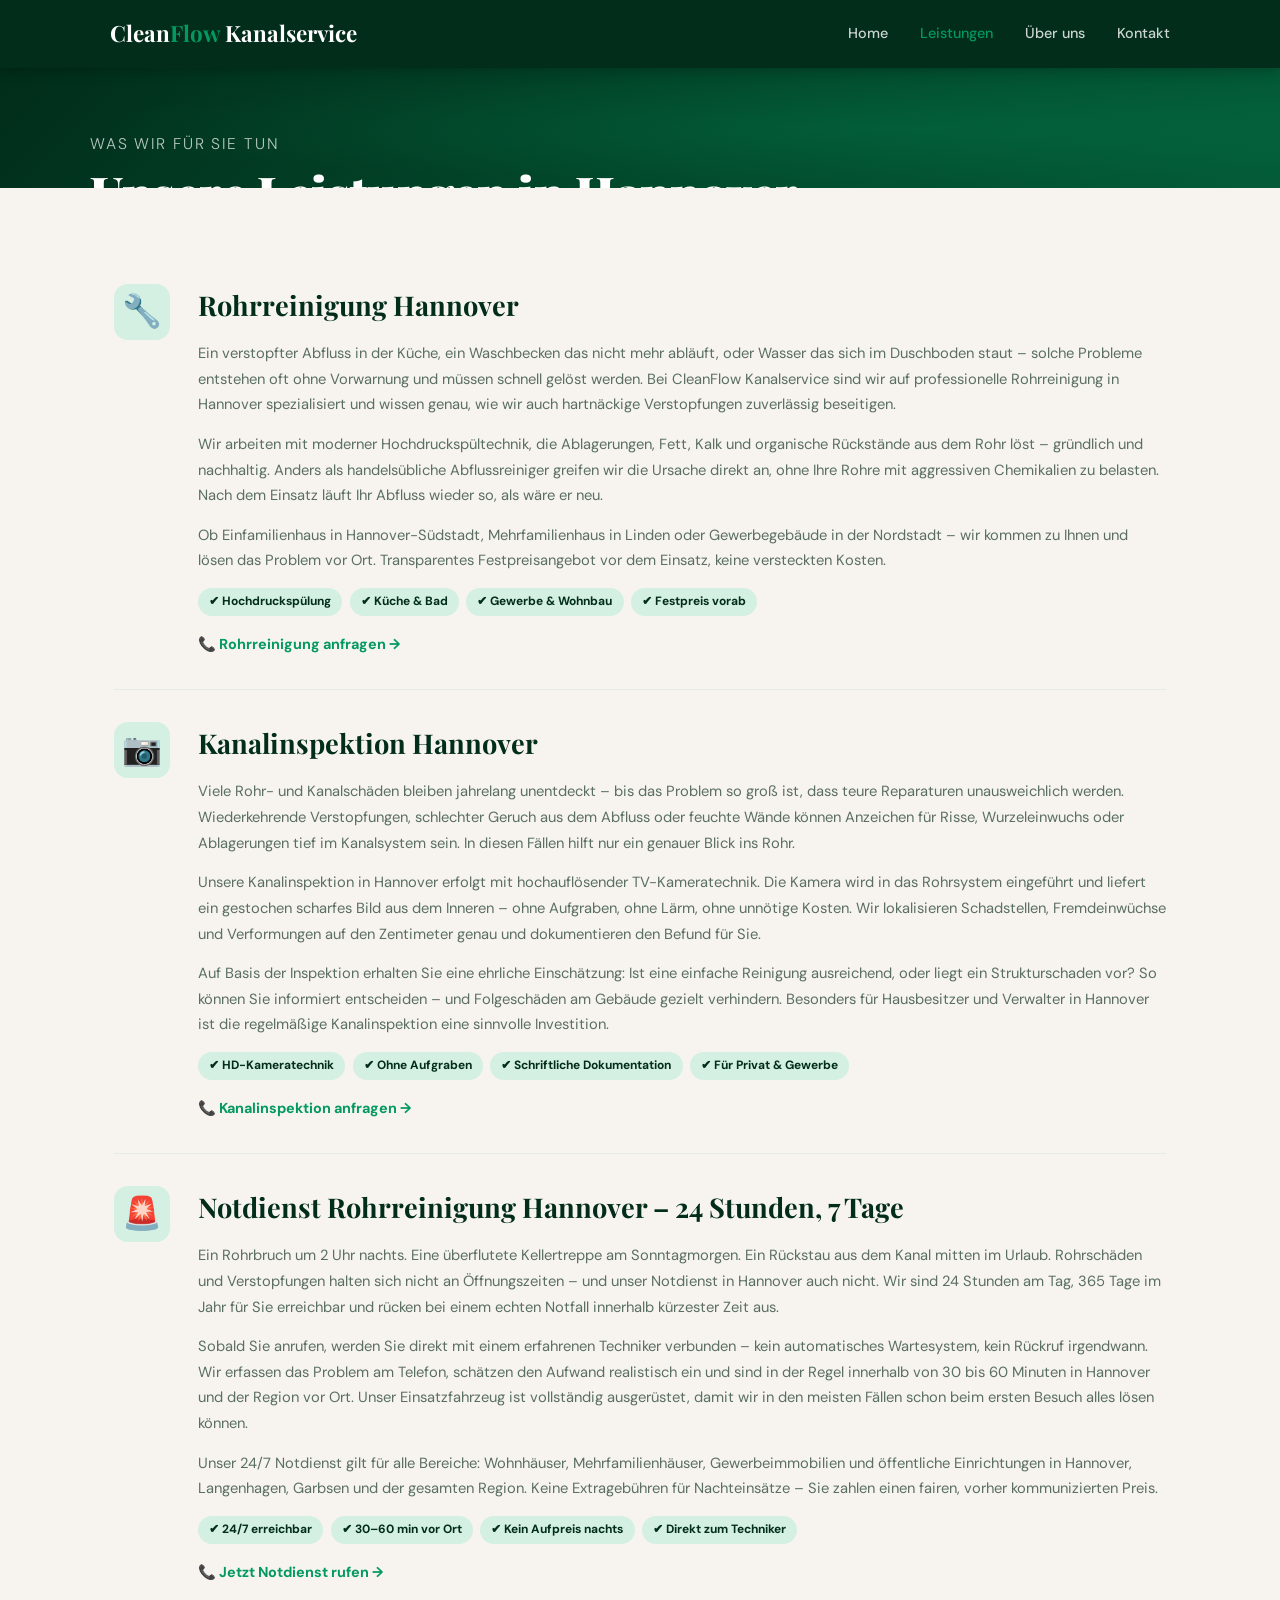
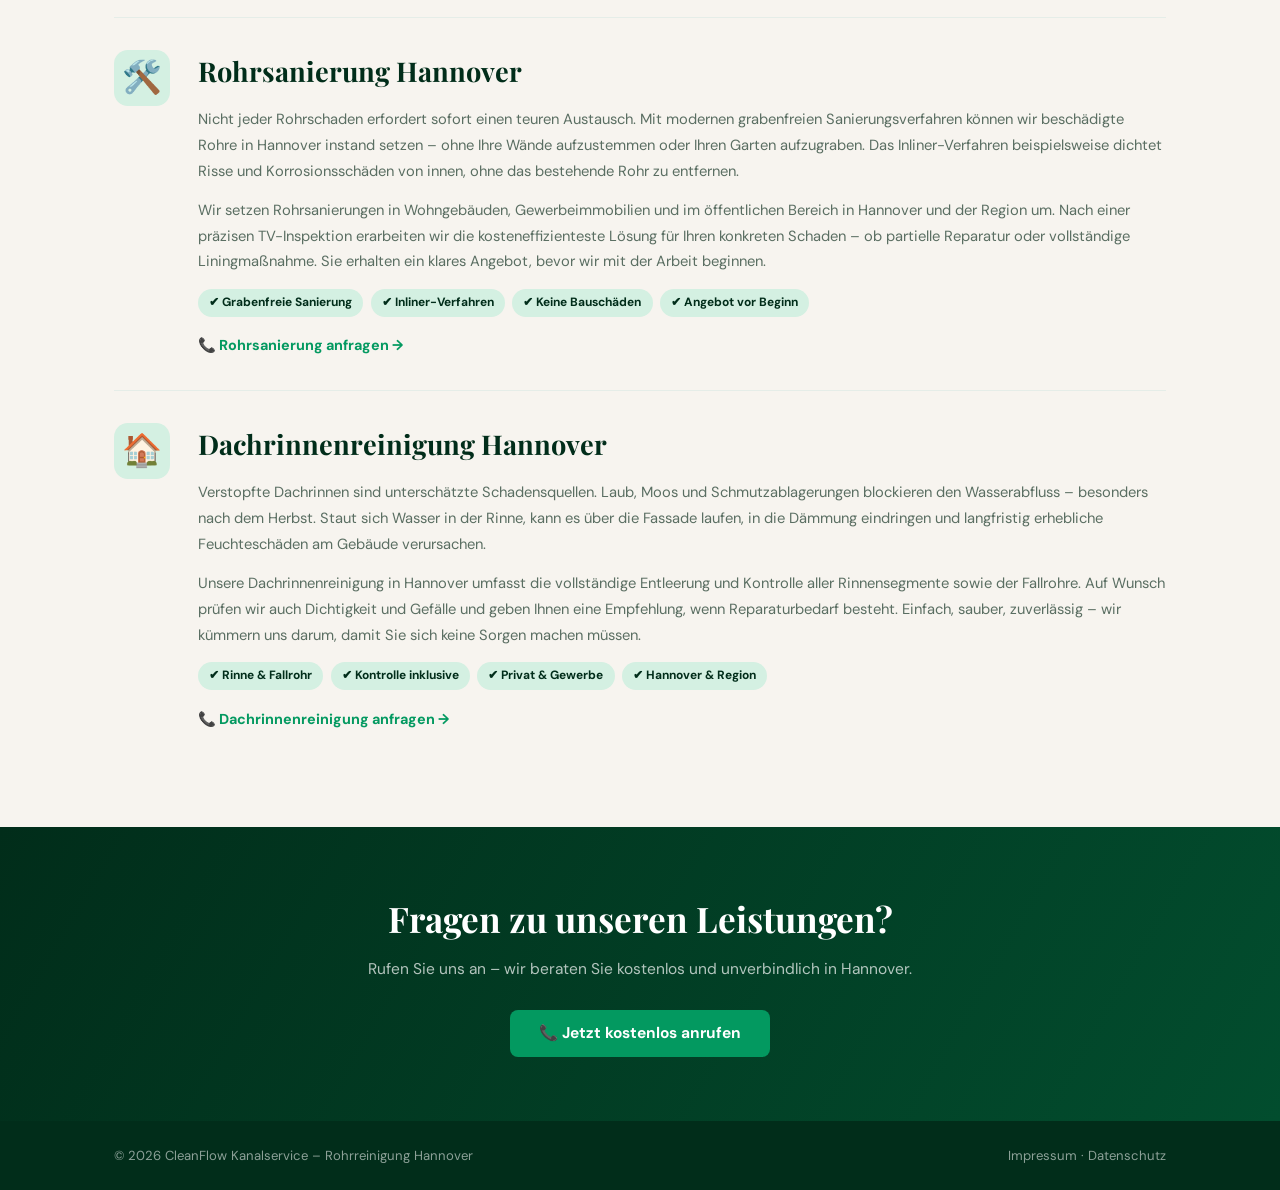
<file: leistungen.html>
<!DOCTYPE html>
<html lang="de">
<head>
  <meta charset="UTF-8">
  <meta name="viewport" content="width=device-width, initial-scale=1.0">

  <title>Leistungen – Rohrreinigung, Kanalinspektion & Notdienst Hannover | CleanFlow Kanalservice</title>
  <meta name="description" content="Alle Leistungen von CleanFlow Kanalservice in Hannover: professionelle Rohrreinigung, TV-Kanalinspektion und 24/7 Notdienst. Schnell, gründlich und zu fairen Preisen.">
  <meta name="keywords" content="Rohrreinigung Hannover, Kanalinspektion Hannover, Notdienst Rohrreinigung Hannover, Abfluss reinigen Hannover, Rohrverstopfung Hannover">
  <meta name="robots" content="index, follow">
  <link rel="canonical" href="https://www.cleanflow-kanalservice.de/leistungen.html">

  <meta property="og:type" content="website">
  <meta property="og:locale" content="de_DE">
  <meta property="og:title" content="Leistungen – Rohrreinigung & Notdienst Hannover | CleanFlow Kanalservice">
  <meta property="og:description" content="Professionelle Rohrreinigung, Kanalinspektion und 24/7 Notdienst in Hannover. Jetzt anrufen und schnelle Hilfe erhalten.">
  <meta property="og:url" content="https://www.cleanflow-kanalservice.de/leistungen.html">
  <meta property="og:site_name" content="CleanFlow Kanalservice Hannover">

  <script type="application/ld+json">
  {
    "@context": "https://schema.org",
    "@type": "Service",
    "provider": {
      "@type": "Plumber",
      "name": "CleanFlow Kanalservice",
      "address": {
        "@type": "PostalAddress",
        "addressLocality": "Hannover",
        "addressRegion": "Niedersachsen",
        "addressCountry": "DE"
      },
      "telephone": "+49-511-0000000"
    },
    "areaServed": { "@type": "City", "name": "Hannover" },
    "hasOfferCatalog": {
      "@type": "OfferCatalog",
      "name": "Rohrreinigung & Kanalservice Hannover",
      "itemListElement": [
        { "@type": "Offer", "itemOffered": { "@type": "Service", "name": "Rohrreinigung Hannover" } },
        { "@type": "Offer", "itemOffered": { "@type": "Service", "name": "Kanalinspektion Hannover" } },
        { "@type": "Offer", "itemOffered": { "@type": "Service", "name": "Notdienst Rohrreinigung Hannover 24/7" } },
        { "@type": "Offer", "itemOffered": { "@type": "Service", "name": "Rohrsanierung Hannover" } },
        { "@type": "Offer", "itemOffered": { "@type": "Service", "name": "Dachrinnenreinigung Hannover" } }
      ]
    }
  }
  </script>

  <link rel="preconnect" href="https://fonts.googleapis.com">
  <link rel="preconnect" href="https://fonts.gstatic.com" crossorigin>
  <link href="https://fonts.googleapis.com/css2?family=DM+Sans:ital,opsz,wght@0,9..40,300;0,9..40,500;0,9..40,700;1,9..40,300&family=Playfair+Display:wght@700;900&display=swap" rel="stylesheet">
  <link rel="stylesheet" href="styles.css">
</head>
<body>

  <!-- NAVBAR -->
  <header class="navbar">
    <div class="nav-content">
      <div class="logo"><a href="index.html">Clean<span>Flow</span> Kanalservice</a></div>
      <button class="nav-toggle" aria-label="Menü öffnen" aria-expanded="false">☰</button>
      <nav class="nav-menu" id="navMenu" aria-label="Hauptnavigation">
        <button class="nav-close" id="navClose" aria-label="Menü schließen">✕</button>
        <a href="index.html">Home</a>
        <a href="leistungen.html" class="nav-active">Leistungen</a>
        <a href="ueber-uns.html">Über uns</a>
        <a href="kontakt.html">Kontakt</a>
      </nav>
    </div>
    <div class="nav-overlay" id="navOverlay"></div>
  </header>

  <!-- PAGE HERO -->
  <section class="page-hero">
    <div class="page-hero-inner">
      <p class="section-label">Was wir für Sie tun</p>
      <h1>Unsere Leistungen in Hannover</h1>
      <p>Von der schnellen Rohrreinigung bis zur präzisen Kanalinspektion – wir lösen Ihr Problem professionell, transparent und ohne Umwege.</p>
    </div>
  </section>

  <!-- SERVICES DETAIL -->
  <div class="section" id="leistungen">

    <div class="service-blocks">

      <!-- SERVICE 1 -->
      <article class="service-block" id="rohrreinigung">
        <div class="service-block-icon">🔧</div>
        <div class="service-block-content">
          <h2>Rohrreinigung Hannover</h2>
          <p>Ein verstopfter Abfluss in der Küche, ein Waschbecken das nicht mehr abläuft, oder Wasser das sich im Duschboden staut – solche Probleme entstehen oft ohne Vorwarnung und müssen schnell gelöst werden. Bei CleanFlow Kanalservice sind wir auf professionelle Rohrreinigung in Hannover spezialisiert und wissen genau, wie wir auch hartnäckige Verstopfungen zuverlässig beseitigen.</p>
          <p>Wir arbeiten mit moderner Hochdruckspültechnik, die Ablagerungen, Fett, Kalk und organische Rückstände aus dem Rohr löst – gründlich und nachhaltig. Anders als handelsübliche Abflussreiniger greifen wir die Ursache direkt an, ohne Ihre Rohre mit aggressiven Chemikalien zu belasten. Nach dem Einsatz läuft Ihr Abfluss wieder so, als wäre er neu.</p>
          <p>Ob Einfamilienhaus in Hannover-Südstadt, Mehrfamilienhaus in Linden oder Gewerbegebäude in der Nordstadt – wir kommen zu Ihnen und lösen das Problem vor Ort. Transparentes Festpreisangebot vor dem Einsatz, keine versteckten Kosten.</p>
          <div class="service-tags">
            <span>✔ Hochdruckspülung</span>
            <span>✔ Küche & Bad</span>
            <span>✔ Gewerbe & Wohnbau</span>
            <span>✔ Festpreis vorab</span>
          </div>
          <a href="tel:+4951100000000" class="service-link">📞 Rohrreinigung anfragen →</a>
        </div>
      </article>

      <hr class="service-divider">

      <!-- SERVICE 2 -->
      <article class="service-block" id="kanalinspektion">
        <div class="service-block-icon">📷</div>
        <div class="service-block-content">
          <h2>Kanalinspektion Hannover</h2>
          <p>Viele Rohr- und Kanalschäden bleiben jahrelang unentdeckt – bis das Problem so groß ist, dass teure Reparaturen unausweichlich werden. Wiederkehrende Verstopfungen, schlechter Geruch aus dem Abfluss oder feuchte Wände können Anzeichen für Risse, Wurzeleinwuchs oder Ablagerungen tief im Kanalsystem sein. In diesen Fällen hilft nur ein genauer Blick ins Rohr.</p>
          <p>Unsere Kanalinspektion in Hannover erfolgt mit hochauflösender TV-Kameratechnik. Die Kamera wird in das Rohrsystem eingeführt und liefert ein gestochen scharfes Bild aus dem Inneren – ohne Aufgraben, ohne Lärm, ohne unnötige Kosten. Wir lokalisieren Schadstellen, Fremdeinwüchse und Verformungen auf den Zentimeter genau und dokumentieren den Befund für Sie.</p>
          <p>Auf Basis der Inspektion erhalten Sie eine ehrliche Einschätzung: Ist eine einfache Reinigung ausreichend, oder liegt ein Strukturschaden vor? So können Sie informiert entscheiden – und Folgeschäden am Gebäude gezielt verhindern. Besonders für Hausbesitzer und Verwalter in Hannover ist die regelmäßige Kanalinspektion eine sinnvolle Investition.</p>
          <div class="service-tags">
            <span>✔ HD-Kameratechnik</span>
            <span>✔ Ohne Aufgraben</span>
            <span>✔ Schriftliche Dokumentation</span>
            <span>✔ Für Privat & Gewerbe</span>
          </div>
          <a href="tel:+4951100000000" class="service-link">📞 Kanalinspektion anfragen →</a>
        </div>
      </article>

      <hr class="service-divider">

      <!-- SERVICE 3 -->
      <article class="service-block" id="notdienst">
        <div class="service-block-icon">🚨</div>
        <div class="service-block-content">
          <h2>Notdienst Rohrreinigung Hannover – 24 Stunden, 7 Tage</h2>
          <p>Ein Rohrbruch um 2 Uhr nachts. Eine überflutete Kellertreppe am Sonntagmorgen. Ein Rückstau aus dem Kanal mitten im Urlaub. Rohrschäden und Verstopfungen halten sich nicht an Öffnungszeiten – und unser Notdienst in Hannover auch nicht. Wir sind 24 Stunden am Tag, 365 Tage im Jahr für Sie erreichbar und rücken bei einem echten Notfall innerhalb kürzester Zeit aus.</p>
          <p>Sobald Sie anrufen, werden Sie direkt mit einem erfahrenen Techniker verbunden – kein automatisches Wartesystem, kein Rückruf irgendwann. Wir erfassen das Problem am Telefon, schätzen den Aufwand realistisch ein und sind in der Regel innerhalb von 30 bis 60 Minuten in Hannover und der Region vor Ort. Unser Einsatzfahrzeug ist vollständig ausgerüstet, damit wir in den meisten Fällen schon beim ersten Besuch alles lösen können.</p>
          <p>Unser 24/7 Notdienst gilt für alle Bereiche: Wohnhäuser, Mehrfamilienhäuser, Gewerbeimmobilien und öffentliche Einrichtungen in Hannover, Langenhagen, Garbsen und der gesamten Region. Keine Extragebühren für Nachteinsätze – Sie zahlen einen fairen, vorher kommunizierten Preis.</p>
          <div class="service-tags">
            <span>✔ 24/7 erreichbar</span>
            <span>✔ 30–60 min vor Ort</span>
            <span>✔ Kein Aufpreis nachts</span>
            <span>✔ Direkt zum Techniker</span>
          </div>
          <a href="tel:+4951100000000" class="service-link">📞 Jetzt Notdienst rufen →</a>
        </div>
      </article>

      <hr class="service-divider">

      <!-- SERVICE 4 -->
      <article class="service-block" id="rohrsanierung">
        <div class="service-block-icon">🛠️</div>
        <div class="service-block-content">
          <h2>Rohrsanierung Hannover</h2>
          <p>Nicht jeder Rohrschaden erfordert sofort einen teuren Austausch. Mit modernen grabenfreien Sanierungsverfahren können wir beschädigte Rohre in Hannover instand setzen – ohne Ihre Wände aufzustemmen oder Ihren Garten aufzugraben. Das Inliner-Verfahren beispielsweise dichtet Risse und Korrosionsschäden von innen, ohne das bestehende Rohr zu entfernen.</p>
          <p>Wir setzen Rohrsanierungen in Wohngebäuden, Gewerbeimmobilien und im öffentlichen Bereich in Hannover und der Region um. Nach einer präzisen TV-Inspektion erarbeiten wir die kosteneffizienteste Lösung für Ihren konkreten Schaden – ob partielle Reparatur oder vollständige Liningmaßnahme. Sie erhalten ein klares Angebot, bevor wir mit der Arbeit beginnen.</p>
          <div class="service-tags">
            <span>✔ Grabenfreie Sanierung</span>
            <span>✔ Inliner-Verfahren</span>
            <span>✔ Keine Bauschäden</span>
            <span>✔ Angebot vor Beginn</span>
          </div>
          <a href="tel:+4951100000000" class="service-link">📞 Rohrsanierung anfragen →</a>
        </div>
      </article>

      <hr class="service-divider">

      <!-- SERVICE 5 -->
      <article class="service-block" id="dachrinne">
        <div class="service-block-icon">🏠</div>
        <div class="service-block-content">
          <h2>Dachrinnenreinigung Hannover</h2>
          <p>Verstopfte Dachrinnen sind unterschätzte Schadensquellen. Laub, Moos und Schmutzablagerungen blockieren den Wasserabfluss – besonders nach dem Herbst. Staut sich Wasser in der Rinne, kann es über die Fassade laufen, in die Dämmung eindringen und langfristig erhebliche Feuchteschäden am Gebäude verursachen.</p>
          <p>Unsere Dachrinnenreinigung in Hannover umfasst die vollständige Entleerung und Kontrolle aller Rinnensegmente sowie der Fallrohre. Auf Wunsch prüfen wir auch Dichtigkeit und Gefälle und geben Ihnen eine Empfehlung, wenn Reparaturbedarf besteht. Einfach, sauber, zuverlässig – wir kümmern uns darum, damit Sie sich keine Sorgen machen müssen.</p>
          <div class="service-tags">
            <span>✔ Rinne & Fallrohr</span>
            <span>✔ Kontrolle inklusive</span>
            <span>✔ Privat & Gewerbe</span>
            <span>✔ Hannover & Region</span>
          </div>
          <a href="tel:+4951100000000" class="service-link">📞 Dachrinnenreinigung anfragen →</a>
        </div>
      </article>

    </div>
  </div>

  <!-- CTA BANNER -->
  <div class="cta-banner">
    <h2>Fragen zu unseren Leistungen?</h2>
    <p>Rufen Sie uns an – wir beraten Sie kostenlos und unverbindlich in Hannover.</p>
    <button class="btn-primary" onclick="window.location.href='tel:+4951100000000'">📞 Jetzt kostenlos anrufen</button>
  </div>

  <!-- FOOTER -->
  <footer class="footer">
    <div class="footer-content">
      <p>© 2026 CleanFlow Kanalservice – Rohrreinigung Hannover</p>
      <p><a href="#">Impressum</a> · <a href="#">Datenschutz</a></p>
    </div>
  </footer>


  <script src="main.js" defer></script>

</body>
</html>
</file>
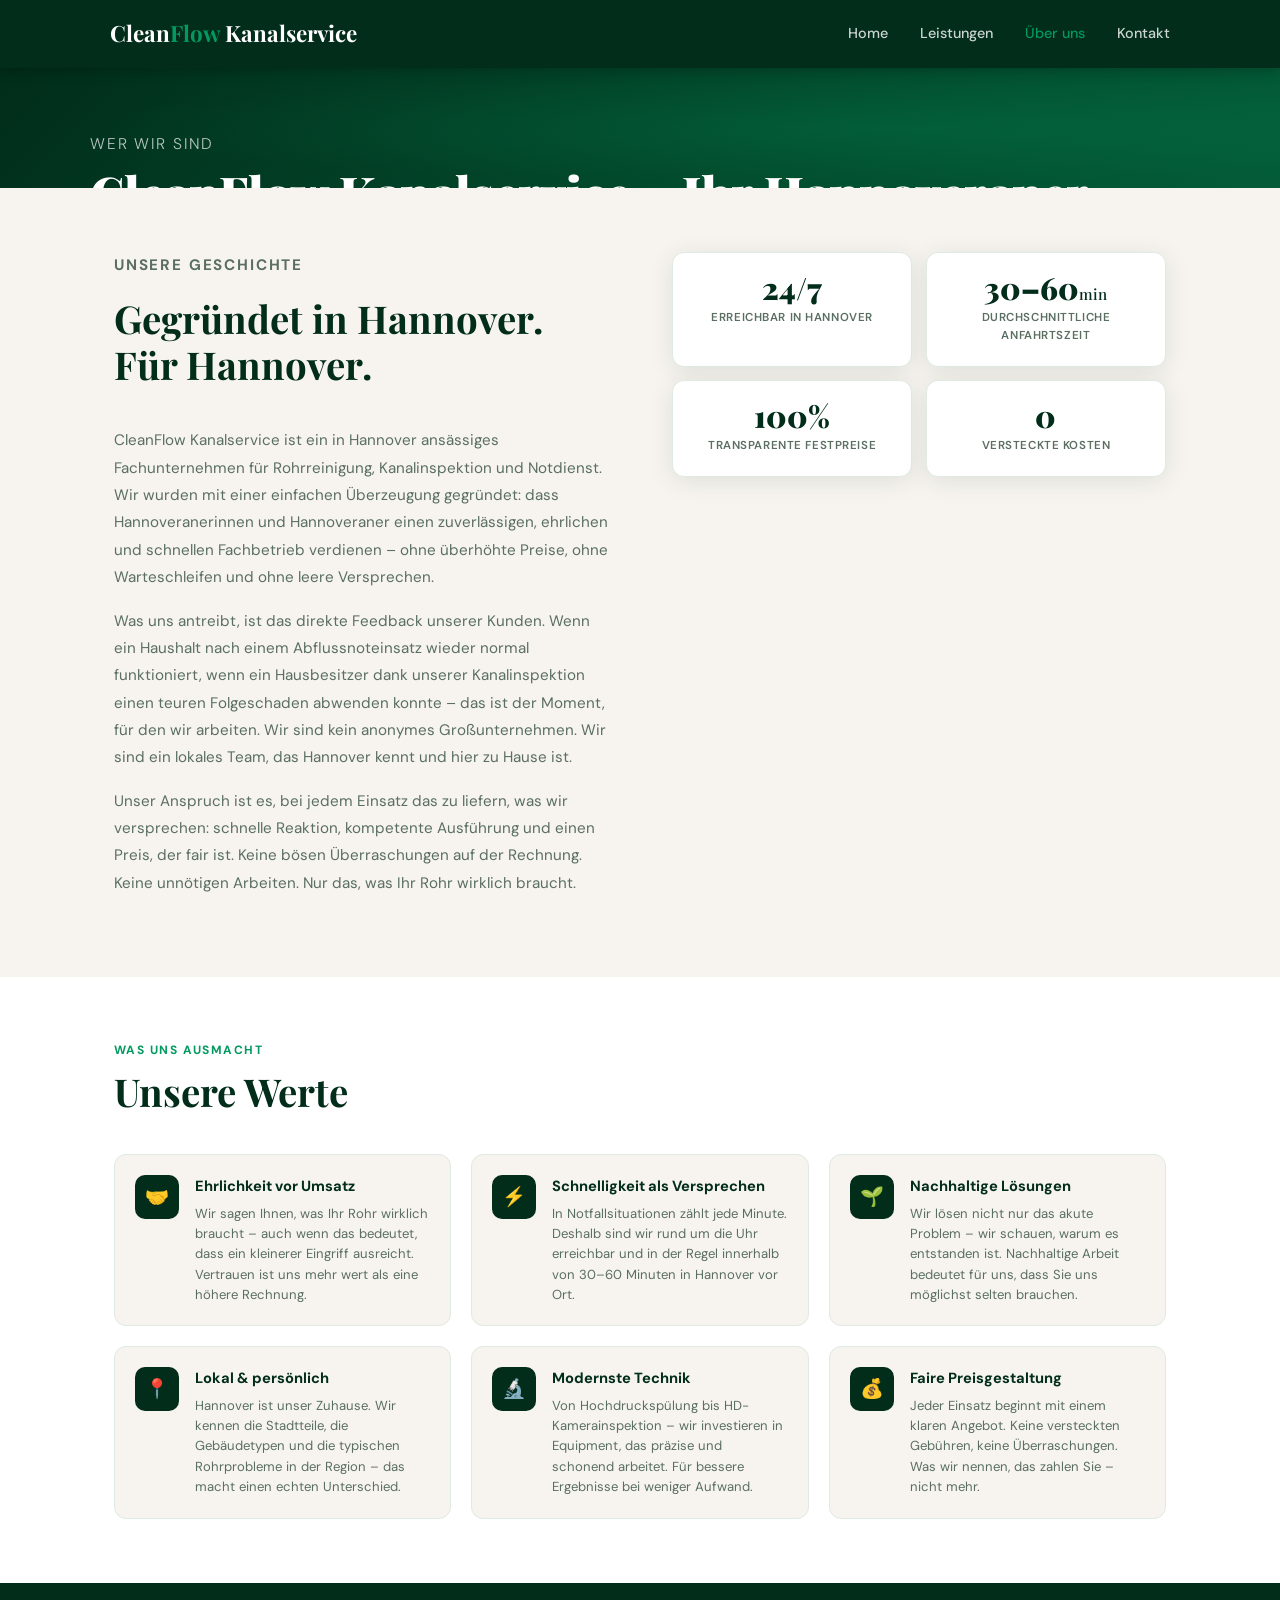
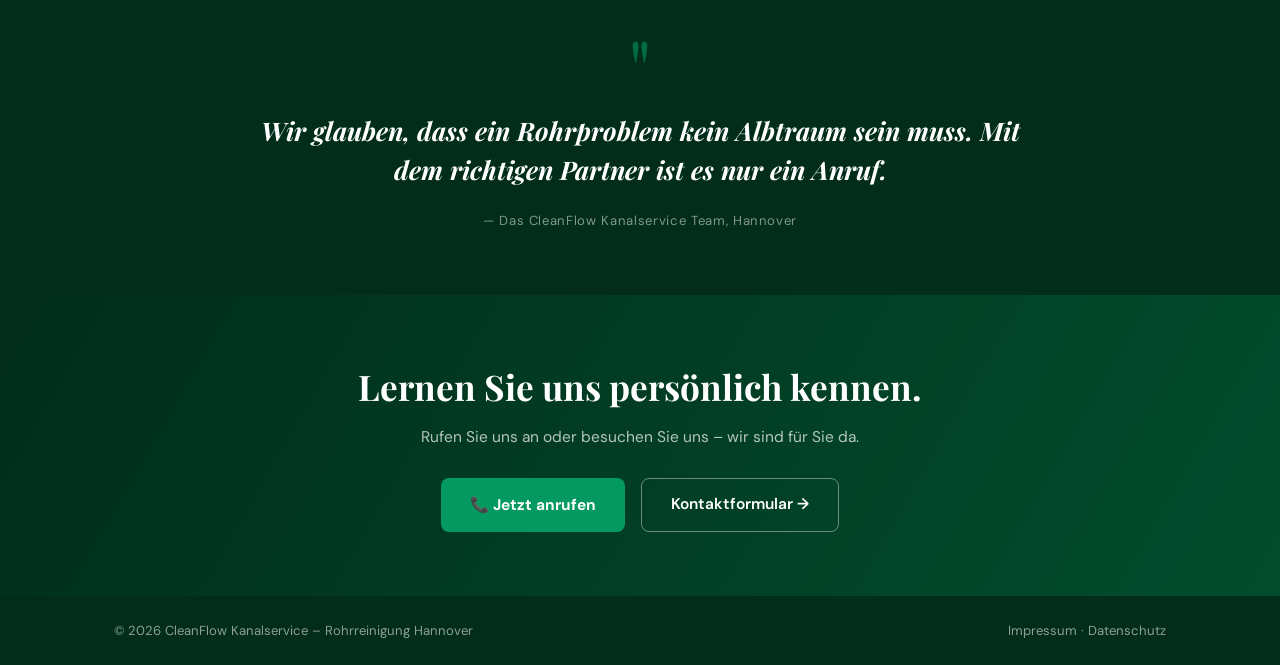
<file: ueber-uns.html>
<!DOCTYPE html>
<html lang="de">
<head>
  <meta charset="UTF-8">
  <meta name="viewport" content="width=device-width, initial-scale=1.0">

  <title>Über uns – CleanFlow Kanalservice | Rohrreinigung Hannover</title>
  <meta name="description" content="Lernen Sie CleanFlow Kanalservice kennen – Ihr lokaler Partner für Rohrreinigung und Kanalservice in Hannover. Erfahren Sie mehr über unser Team, unsere Werte und unsere Mission.">
  <meta name="keywords" content="Rohrreinigung Hannover Unternehmen, CleanFlow Kanalservice Hannover, lokaler Klempner Hannover, Kanalservice Hannover Team">
  <meta name="robots" content="index, follow">
  <link rel="canonical" href="https://www.cleanflow-kanalservice.de/ueber-uns.html">

  <meta property="og:type" content="website">
  <meta property="og:locale" content="de_DE">
  <meta property="og:title" content="Über uns – CleanFlow Kanalservice Hannover">
  <meta property="og:description" content="Ihr lokaler Partner für Rohrreinigung und Kanalservice in Hannover. Erfahren Sie mehr über CleanFlow Kanalservice.">
  <meta property="og:url" content="https://www.cleanflow-kanalservice.de/ueber-uns.html">
  <meta property="og:site_name" content="CleanFlow Kanalservice Hannover">

  <script type="application/ld+json">
  {
    "@context": "https://schema.org",
    "@type": "AboutPage",
    "name": "Über CleanFlow Kanalservice – Rohrreinigung Hannover",
    "url": "https://www.cleanflow-kanalservice.de/ueber-uns.html",
    "description": "CleanFlow Kanalservice ist Ihr lokaler Partner für Rohrreinigung, Kanalinspektion und 24/7 Notdienst in Hannover und der Region.",
    "mainEntity": {
      "@type": "Plumber",
      "name": "CleanFlow Kanalservice",
      "address": {
        "@type": "PostalAddress",
        "addressLocality": "Hannover",
        "addressRegion": "Niedersachsen",
        "addressCountry": "DE"
      },
      "telephone": "+49-511-0000000",
      "foundingLocation": { "@type": "City", "name": "Hannover" }
    }
  }
  </script>

  <link rel="preconnect" href="https://fonts.googleapis.com">
  <link rel="preconnect" href="https://fonts.gstatic.com" crossorigin>
  <link href="https://fonts.googleapis.com/css2?family=DM+Sans:ital,opsz,wght@0,9..40,300;0,9..40,500;0,9..40,700;1,9..40,300&family=Playfair+Display:wght@700;900&display=swap" rel="stylesheet">
  <link rel="stylesheet" href="styles.css">
</head>
<body>

  <!-- NAVBAR -->
  <header class="navbar">
    <div class="nav-content">
      <div class="logo"><a href="index.html">Clean<span>Flow</span> Kanalservice</a></div>
      <button class="nav-toggle" aria-label="Menü öffnen" aria-expanded="false">☰</button>
      <nav class="nav-menu" id="navMenu" aria-label="Hauptnavigation">
        <button class="nav-close" id="navClose" aria-label="Menü schließen">✕</button>
        <a href="index.html">Home</a>
        <a href="leistungen.html">Leistungen</a>
        <a href="ueber-uns.html" class="nav-active">Über uns</a>
        <a href="kontakt.html">Kontakt</a>
      </nav>
    </div>
    <div class="nav-overlay" id="navOverlay"></div>
  </header>

  <!-- PAGE HERO -->
  <section class="page-hero">
    <div class="page-hero-inner">
      <p class="section-label">Wer wir sind</p>
      <h1>CleanFlow Kanalservice – Ihr Hannoveraner Fachbetrieb</h1>
      <p>Lokal verwurzelt, professionell aufgestellt – wir stehen für schnelle Hilfe, ehrliche Preise und nachhaltige Lösungen rund um Rohr und Kanal.</p>
    </div>
  </section>

  <!-- STORY SECTION -->
  <div class="section">
    <div class="about-grid">

      <div class="about-text">
        <p class="section-label">Unsere Geschichte</p>
        <h2 class="section-title">Gegründet in Hannover. Für Hannover.</h2>
        <p>CleanFlow Kanalservice ist ein in Hannover ansässiges Fachunternehmen für Rohrreinigung, Kanalinspektion und Notdienst. Wir wurden mit einer einfachen Überzeugung gegründet: dass Hannoveranerinnen und Hannoveraner einen zuverlässigen, ehrlichen und schnellen Fachbetrieb verdienen – ohne überhöhte Preise, ohne Warteschleifen und ohne leere Versprechen.</p>
        <p>Was uns antreibt, ist das direkte Feedback unserer Kunden. Wenn ein Haushalt nach einem Abflussnoteinsatz wieder normal funktioniert, wenn ein Hausbesitzer dank unserer Kanalinspektion einen teuren Folgeschaden abwenden konnte – das ist der Moment, für den wir arbeiten. Wir sind kein anonymes Großunternehmen. Wir sind ein lokales Team, das Hannover kennt und hier zu Hause ist.</p>
        <p>Unser Anspruch ist es, bei jedem Einsatz das zu liefern, was wir versprechen: schnelle Reaktion, kompetente Ausführung und einen Preis, der fair ist. Keine bösen Überraschungen auf der Rechnung. Keine unnötigen Arbeiten. Nur das, was Ihr Rohr wirklich braucht.</p>
      </div>

      <div class="about-stats">
        <div class="stat-card">
          <div class="stat-number">24/7</div>
          <div class="stat-label">Erreichbar in Hannover</div>
        </div>
        <div class="stat-card">
          <div class="stat-number">30–60<span>min</span></div>
          <div class="stat-label">Durchschnittliche Anfahrtszeit</div>
        </div>
        <div class="stat-card">
          <div class="stat-number">100%</div>
          <div class="stat-label">Transparente Festpreise</div>
        </div>
        <div class="stat-card">
          <div class="stat-number">0</div>
          <div class="stat-label">Versteckte Kosten</div>
        </div>
      </div>

    </div>
  </div>

  <!-- VALUES SECTION -->
  <section class="why-us">
    <div class="why-us-inner">
      <p class="section-label">Was uns ausmacht</p>
      <h2 class="section-title">Unsere Werte</h2>
      <div class="why-grid">

        <div class="why-item">
          <div class="why-item-icon">🤝</div>
          <div class="why-item-text">
            <h3>Ehrlichkeit vor Umsatz</h3>
            <p>Wir sagen Ihnen, was Ihr Rohr wirklich braucht – auch wenn das bedeutet, dass ein kleinerer Eingriff ausreicht. Vertrauen ist uns mehr wert als eine höhere Rechnung.</p>
          </div>
        </div>

        <div class="why-item">
          <div class="why-item-icon">⚡</div>
          <div class="why-item-text">
            <h3>Schnelligkeit als Versprechen</h3>
            <p>In Notfallsituationen zählt jede Minute. Deshalb sind wir rund um die Uhr erreichbar und in der Regel innerhalb von 30–60 Minuten in Hannover vor Ort.</p>
          </div>
        </div>

        <div class="why-item">
          <div class="why-item-icon">🌱</div>
          <div class="why-item-text">
            <h3>Nachhaltige Lösungen</h3>
            <p>Wir lösen nicht nur das akute Problem – wir schauen, warum es entstanden ist. Nachhaltige Arbeit bedeutet für uns, dass Sie uns möglichst selten brauchen.</p>
          </div>
        </div>

        <div class="why-item">
          <div class="why-item-icon">📍</div>
          <div class="why-item-text">
            <h3>Lokal & persönlich</h3>
            <p>Hannover ist unser Zuhause. Wir kennen die Stadtteile, die Gebäudetypen und die typischen Rohrprobleme in der Region – das macht einen echten Unterschied.</p>
          </div>
        </div>

        <div class="why-item">
          <div class="why-item-icon">🔬</div>
          <div class="why-item-text">
            <h3>Modernste Technik</h3>
            <p>Von Hochdruckspülung bis HD-Kamerainspektion – wir investieren in Equipment, das präzise und schonend arbeitet. Für bessere Ergebnisse bei weniger Aufwand.</p>
          </div>
        </div>

        <div class="why-item">
          <div class="why-item-icon">💰</div>
          <div class="why-item-text">
            <h3>Faire Preisgestaltung</h3>
            <p>Jeder Einsatz beginnt mit einem klaren Angebot. Keine versteckten Gebühren, keine Überraschungen. Was wir nennen, das zahlen Sie – nicht mehr.</p>
          </div>
        </div>

      </div>
    </div>
  </section>

  <!-- MISSION STATEMENT -->
  <div class="mission-banner">
    <div class="mission-inner">
      <span class="mission-quote">"</span>
      <blockquote>Wir glauben, dass ein Rohrproblem kein Albtraum sein muss. Mit dem richtigen Partner ist es nur ein Anruf.</blockquote>
      <p class="mission-author">— Das CleanFlow Kanalservice Team, Hannover</p>
    </div>
  </div>

  <!-- CTA BANNER -->
  <div class="cta-banner">
    <h2>Lernen Sie uns persönlich kennen.</h2>
    <p>Rufen Sie uns an oder besuchen Sie uns – wir sind für Sie da.</p>
    <div style="display:flex;gap:1rem;justify-content:center;flex-wrap:wrap;">
      <button class="btn-primary" onclick="window.location.href='tel:+4951100000000'">📞 Jetzt anrufen</button>
      <a href="kontakt.html" class="btn-outline">Kontaktformular →</a>
    </div>
  </div>

  <!-- FOOTER -->
  <footer class="footer">
    <div class="footer-content">
      <p>© 2026 CleanFlow Kanalservice – Rohrreinigung Hannover</p>
      <p><a href="#">Impressum</a> · <a href="#">Datenschutz</a></p>
    </div>
  </footer>


  <script src="main.js" defer></script>

</body>
</html>
</file>
<file: styles.css>
*, *::before, *::after {
  margin: 0;
  padding: 0;
  box-sizing: border-box;
}

:root {
  --green-dark: #012d1a;
  --green-mid: #024d2e;
  --green-accent: #039960;
  --green-light: #d4f0e2;
  --cream: #f7f4ef;
  --white: #ffffff;
  --text: #0f1f14;
  --text-muted: #5a6e62;
  --shadow: 0 4px 24px rgba(1, 45, 26, 0.10);
  --radius: 12px;
}

html, body { height: 100%; }

body {
  font-family: 'DM Sans', sans-serif;
  background-color: var(--cream);
  color: var(--text);
  line-height: 1.6;
  display: flex;
  flex-direction: column;
  overflow-x: hidden;
}

/* ── NAVBAR ── */
.navbar {
  background-color: var(--green-dark);
  color: white;
  position: sticky;
  top: 0;
  z-index: 200;
  box-shadow: 0 2px 12px rgba(0,0,0,0.25);
}

.nav-content {
  max-width: 1100px;
  margin: 0 auto;
  padding: 1rem 1.25rem;
  display: flex;
  justify-content: space-between;
  align-items: center;
}

.logo {
  font-family: 'Playfair Display', serif;
  font-size: 1.25rem;
  font-weight: 700;
  color: white;
  text-decoration: none;
  flex-shrink: 0;
}

.logo a { color: inherit; text-decoration: none; }
.logo span { color: var(--green-accent); }

/* Hamburger */
.nav-toggle {
  display: flex;
  align-items: center;
  justify-content: center;
  background: none;
  border: none;
  cursor: pointer;
  padding: 0.4rem;
  color: white;
  font-size: 1.6rem;
  line-height: 1;
  z-index: 210;
}

/* Slide-in panel */
.nav-menu {
  position: fixed;
  top: 0;
  right: 0;
  width: 50%;
  min-width: 220px;
  height: 100%;
  background: var(--green-dark);
  z-index: 300;
  display: flex;
  flex-direction: column;
  padding: 1.5rem 1.5rem 2rem;
  transform: translateX(100%);
  transition: transform 0.32s cubic-bezier(0.4, 0, 0.2, 1);
  box-shadow: -8px 0 32px rgba(0,0,0,0.35);
}

.nav-menu--open { transform: translateX(0); }

.nav-close {
  align-self: flex-end;
  background: none;
  border: none;
  color: rgba(255,255,255,0.7);
  font-size: 1.6rem;
  cursor: pointer;
  padding: 0.25rem;
  line-height: 1;
  margin-bottom: 2rem;
  transition: color 0.2s;
}

.nav-close:hover { color: var(--green-accent); }

.nav-menu a {
  color: rgba(255,255,255,0.85);
  text-decoration: none;
  font-size: 1.1rem;
  font-weight: 600;
  padding: 0.85rem 0;
  border-bottom: 1px solid rgba(255,255,255,0.08);
  transition: color 0.2s;
}

.nav-menu a:last-child { border-bottom: none; }
.nav-menu a:hover, .nav-menu a.nav-active { color: var(--green-accent); }

.nav-overlay {
  position: fixed;
  inset: 0;
  background: rgba(0,0,0,0.5);
  z-index: 250;
  opacity: 0;
  pointer-events: none;
  transition: opacity 0.32s ease;
}

.nav-overlay--visible {
  opacity: 1;
  pointer-events: all;
}

@media (min-width: 768px) {
  .nav-toggle { display: none; }
  .nav-close { display: none; }
  .nav-overlay { display: none; }

  .nav-menu {
    position: static;
    width: auto;
    height: auto;
    background: none;
    flex-direction: row;
    align-items: center;
    padding: 0;
    transform: none;
    box-shadow: none;
    transition: none;
  }

  .nav-menu a {
    font-size: 0.9rem;
    font-weight: 500;
    padding: 0;
    margin-left: 2rem;
    border-bottom: none;
    color: rgba(255,255,255,0.8);
  }

  .logo { font-size: 1.4rem; }
}

/* ── HERO ── */
.hero {
  background: linear-gradient(135deg, var(--green-dark) 0%, var(--green-mid) 60%, #035c38 100%);
  color: white;
  padding: 3rem 1.25rem;
  text-align: center;
  position: relative;
  overflow: hidden;
}

.hero::before {
  content: '';
  position: absolute;
  inset: 0;
  background: radial-gradient(ellipse at 70% 50%, rgba(3,153,96,0.18) 0%, transparent 65%);
  pointer-events: none;
}

.hero-badge {
  display: inline-block;
  background: rgba(3,153,96,0.25);
  border: 1px solid rgba(3,153,96,0.5);
  color: #7de8b8;
  font-size: 0.72rem;
  font-weight: 700;
  letter-spacing: 0.12em;
  text-transform: uppercase;
  padding: 0.35rem 0.9rem;
  border-radius: 999px;
  margin-bottom: 1.2rem;
}

.hero h1 {
  font-family: 'Playfair Display', serif;
  font-size: 2rem;
  font-weight: 900;
  line-height: 1.2;
  margin: 0 auto 1rem;
}

.hero p {
  font-size: 0.97rem;
  color: rgba(255,255,255,0.72);
  margin: 0 auto 2rem;
  font-weight: 300;
}

.hero-actions {
  display: flex;
  flex-direction: column;
  gap: 0.75rem;
  align-items: center;
}

@media (min-width: 480px) {
  .hero-actions { flex-direction: row; justify-content: center; flex-wrap: wrap; }
}

@media (min-width: 768px) {
  .hero { padding: 5rem 1.5rem 4rem; }
  .hero h1 { font-size: clamp(2.4rem, 5vw, 3.8rem); }
  .hero p { font-size: 1.1rem; max-width: 520px; }
}

/* ── BUTTONS ── */
.btn-primary {
  background-color: var(--green-accent);
  color: white;
  padding: 0.85rem 1.8rem;
  border-radius: 8px;
  font-weight: 700;
  font-size: 0.97rem;
  font-family: 'DM Sans', sans-serif;
  text-decoration: none;
  border: none;
  cursor: pointer;
  display: inline-flex;
  align-items: center;
  justify-content: center;
  gap: 0.5rem;
  transition: background-color 0.2s, transform 0.2s;
  white-space: nowrap;
}

.btn-primary:hover { background-color: #027a4b; transform: translateY(-2px); }

.btn-outline {
  background: transparent;
  color: white;
  padding: 0.85rem 1.8rem;
  border-radius: 8px;
  font-weight: 600;
  font-size: 0.97rem;
  font-family: 'DM Sans', sans-serif;
  text-decoration: none;
  border: 1.5px solid rgba(255,255,255,0.4);
  cursor: pointer;
  display: inline-flex;
  align-items: center;
  justify-content: center;
  gap: 0.5rem;
  transition: border-color 0.2s, background 0.2s;
  white-space: nowrap;
}

.btn-outline:hover { border-color: white; background: rgba(255,255,255,0.08); }
.btn-full { width: 100%; justify-content: center; }

/* ── TRUST BAR ── */
.trust-bar { background: white; border-bottom: 1px solid #e5ede8; }

.trust-bar-inner {
  max-width: 1100px;
  margin: 0 auto;
  padding: 0 1.25rem;
  display: grid;
  grid-template-columns: 1fr 1fr;
}

.trust-item {
  display: flex;
  flex-direction: column;
  align-items: center;
  text-align: center;
  padding: 1.1rem 0.75rem;
  border-right: 1px solid #e5ede8;
  border-bottom: 1px solid #e5ede8;
}

.trust-item:nth-child(even) { border-right: none; }
.trust-item:nth-last-child(-n+2) { border-bottom: none; }
.trust-icon { font-size: 1.4rem; margin-bottom: 0.3rem; }
.trust-item h4 { font-size: 0.8rem; font-weight: 700; color: var(--text); margin-bottom: 0.1rem; }
.trust-item p { font-size: 0.7rem; color: var(--text-muted); }

@media (min-width: 768px) {
  .trust-bar-inner {
    grid-template-columns: repeat(4, 1fr);
    padding: 0 1.5rem;
  }
  .trust-item {
    padding: 1.5rem 1rem;
    border-bottom: none;
    border-right: 1px solid #e5ede8;
  }
  .trust-item:last-child { border-right: none; }
  .trust-item:nth-child(even) { border-right: 1px solid #e5ede8; }
  .trust-item:last-child { border-right: none; }
}

/* ── PLUMBER IMAGE ── */
.hero-image-wrap {
  max-width: 1100px;
  margin: 1.5rem auto 0;
  padding: 0 1.25rem;
}

.hero-image-wrap img {
  width: 100%;
  height: 200px;
  object-fit: cover;
  border-radius: var(--radius);
  display: block;
  box-shadow: var(--shadow);
}

@media (min-width: 768px) {
  .hero-image-wrap { margin: 2.5rem auto 0; padding: 0 1.5rem; }
  .hero-image-wrap img { height: 340px; }
}

/* ── SECTION WRAPPER ── */
.section {
  max-width: 1100px;
  margin: 0 auto;
  padding: 2.5rem 1.25rem;
}

@media (min-width: 768px) { .section { padding: 4rem 1.5rem; } }

.section-label {
  font-size: 0.75rem;
  font-weight: 700;
  letter-spacing: 0.12em;
  text-transform: uppercase;
  color: var(--green-accent);
  margin-bottom: 0.5rem;
}

.section-title {
  font-family: 'Playfair Display', serif;
  font-size: 1.7rem;
  font-weight: 700;
  color: var(--green-dark);
  margin-bottom: 1.8rem;
  line-height: 1.2;
}

@media (min-width: 768px) {
  .section-title { font-size: clamp(1.8rem, 3vw, 2.5rem); margin-bottom: 2.5rem; }
}

/* ── CARDS ── */
.cards { display: grid; grid-template-columns: 1fr; gap: 1rem; }

@media (min-width: 600px) { .cards { grid-template-columns: 1fr 1fr; } }
@media (min-width: 900px) { .cards { grid-template-columns: repeat(3, 1fr); } }

.card {
  background: white;
  padding: 1.5rem;
  border-radius: var(--radius);
  box-shadow: var(--shadow);
  border: 1px solid #e8f0eb;
  transition: transform 0.2s, box-shadow 0.2s;
}

.card:hover { transform: translateY(-4px); box-shadow: 0 12px 32px rgba(1,45,26,0.13); }
.card-icon { font-size: 1.8rem; margin-bottom: 0.75rem; }
.card h3 { font-size: 1rem; font-weight: 700; color: var(--green-dark); margin-bottom: 0.4rem; }
.card p { font-size: 0.88rem; color: var(--text-muted); line-height: 1.6; }

/* ── SERVICE AREA ── */
.service-area-section { text-align: center; }
.area-intro { color: var(--text-muted); font-size: 0.95rem; max-width: 580px; margin: 0 auto 1.5rem; }

.area-tags { display: flex; flex-wrap: wrap; gap: 0.5rem; justify-content: center; }

.area-tag {
  background: white;
  border: 1px solid #dfeae3;
  color: var(--green-dark);
  font-size: 0.78rem;
  font-weight: 600;
  padding: 0.4rem 0.85rem;
  border-radius: 999px;
  box-shadow: 0 2px 8px rgba(1,45,26,0.07);
  transition: background 0.2s, color 0.2s, border-color 0.2s;
  cursor: default;
}

.area-tag:hover { background: var(--green-accent); color: white; border-color: var(--green-accent); }

/* ── WHY US ── */
.why-us { background: white; }

.why-us-inner {
  max-width: 1100px;
  margin: 0 auto;
  padding: 2.5rem 1.25rem;
}

@media (min-width: 768px) { .why-us-inner { padding: 4rem 1.5rem; } }

.why-grid { display: grid; grid-template-columns: 1fr; gap: 0.85rem; margin-top: 1.8rem; }

@media (min-width: 600px) { .why-grid { grid-template-columns: 1fr 1fr; gap: 1.25rem; } }
@media (min-width: 900px) { .why-grid { grid-template-columns: repeat(3, 1fr); } }

.why-item {
  display: flex;
  gap: 1rem;
  align-items: flex-start;
  padding: 1.25rem;
  border-radius: var(--radius);
  background: var(--cream);
  border: 1px solid #dfeae3;
  transition: background 0.2s;
}

.why-item:hover { background: var(--green-light); }

.why-item-icon {
  width: 44px;
  height: 44px;
  background: var(--green-dark);
  border-radius: 10px;
  display: flex;
  align-items: center;
  justify-content: center;
  font-size: 1.2rem;
  flex-shrink: 0;
}

.why-item-text h3 { font-size: 0.92rem; font-weight: 700; color: var(--green-dark); margin-bottom: 0.3rem; }
.why-item-text p { font-size: 0.82rem; color: var(--text-muted); line-height: 1.55; }

/* ── CTA BANNER ── */
.cta-banner {
  background: linear-gradient(120deg, var(--green-dark), var(--green-mid));
  color: white;
  text-align: center;
  padding: 3rem 1.25rem;
}

.cta-banner h2 { font-family: 'Playfair Display', serif; font-size: 1.6rem; margin-bottom: 0.6rem; }
.cta-banner p { color: rgba(255,255,255,0.7); margin-bottom: 1.75rem; font-size: 0.97rem; }

@media (min-width: 768px) {
  .cta-banner { padding: 4rem 1.5rem; }
  .cta-banner h2 { font-size: clamp(1.6rem, 3vw, 2.2rem); }
}

/* ── MAP SECTION ── */
.map-section { background: white; padding: 2.5rem 0 0; border-top: 1px solid #e5ede8; }
@media (min-width: 768px) { .map-section { padding: 4rem 0 0; } }

.map-header { max-width: 1100px; margin: 0 auto; padding: 0 1.25rem 1.5rem; }
@media (min-width: 768px) { .map-header { padding: 0 1.5rem 2rem; } }
.map-header .section-title { margin-bottom: 0; }

.map-container { width: 100%; overflow: hidden; border-top: 1px solid #e5ede8; border-bottom: 1px solid #e5ede8; line-height: 0; }
.map-container iframe { display: block; filter: saturate(0.9) contrast(1.02); }

.map-info { max-width: 1100px; margin: 0 auto; padding: 1.5rem 1.25rem; display: flex; flex-direction: column; gap: 1.25rem; }
@media (min-width: 600px) { .map-info { flex-direction: row; flex-wrap: wrap; gap: 2rem; padding: 2rem 1.5rem; } }

.map-info-item { display: flex; align-items: flex-start; gap: 0.8rem; }
.map-info-icon { font-size: 1.3rem; line-height: 1; padding-top: 2px; }
.map-info-item strong { display: block; font-size: 0.75rem; font-weight: 700; color: var(--text-muted); text-transform: uppercase; letter-spacing: 0.06em; margin-bottom: 0.15rem; }
.map-info-item p { font-size: 0.92rem; color: var(--text); font-weight: 500; }
.map-info-item a { color: var(--green-accent); text-decoration: none; font-weight: 600; }
.map-info-item a:hover { text-decoration: underline; }

/* ── FAQ ── */
.faq-section { background: var(--cream); }
.faq-inner { max-width: 1100px; margin: 0 auto; padding: 2.5rem 1.25rem; }
@media (min-width: 768px) { .faq-inner { padding: 4rem 1.5rem; } }

.faq-list { margin-top: 1.8rem; display: flex; flex-direction: column; gap: 0.65rem; }

.faq-item { background: white; border: 1px solid #dfeae3; border-radius: var(--radius); overflow: hidden; transition: box-shadow 0.2s; }
.faq-item--open { box-shadow: 0 6px 24px rgba(1,45,26,0.10); border-color: var(--green-accent); }

.faq-question {
  width: 100%;
  display: flex;
  justify-content: space-between;
  align-items: center;
  gap: 1rem;
  padding: 1.1rem 1.25rem;
  background: none;
  border: none;
  cursor: pointer;
  font-family: 'DM Sans', sans-serif;
  font-size: 0.9rem;
  font-weight: 700;
  color: var(--green-dark);
  text-align: left;
  transition: background 0.2s;
}

@media (min-width: 768px) { .faq-question { padding: 1.25rem 1.5rem; font-size: 0.98rem; } }
.faq-question:hover { background: var(--green-light); }
.faq-item--open .faq-question { background: var(--green-light); }

.faq-icon {
  flex-shrink: 0;
  width: 26px;
  height: 26px;
  border-radius: 50%;
  background: var(--green-dark);
  color: white;
  display: flex;
  align-items: center;
  justify-content: center;
  font-size: 1.1rem;
  font-weight: 300;
  line-height: 1;
  transition: background 0.2s, transform 0.2s;
}

.faq-item--open .faq-icon { background: var(--green-accent); transform: rotate(45deg); }
.faq-answer { padding: 0 1.25rem 1.1rem; border-top: 1px solid #e8f0eb; }
@media (min-width: 768px) { .faq-answer { padding: 0 1.5rem 1.25rem; } }
.faq-answer p { font-size: 0.9rem; color: var(--text-muted); line-height: 1.7; padding-top: 0.9rem; }

/* ── PAGE HERO ── */
.page-hero {
  background: linear-gradient(135deg, var(--green-dark) 0%, var(--green-mid) 60%, #035c38 100%);
  color: white;
  padding: 2.5rem 1.25rem;
  position: relative;
  overflow: hidden;
}

.page-hero::before {
  content: '';
  position: absolute;
  inset: 0;
  background: radial-gradient(ellipse at 70% 50%, rgba(3,153,96,0.18) 0%, transparent 65%);
  pointer-events: none;
}

.page-hero-inner { max-width: 1100px; margin: 0 auto; position: relative; }
.page-hero h1 { font-family: 'Playfair Display', serif; font-size: 1.9rem; font-weight: 900; line-height: 1.15; margin: 0.5rem 0 0.85rem; }
.page-hero p { font-size: 0.97rem; color: rgba(255,255,255,0.72); max-width: 560px; font-weight: 300; }

@media (min-width: 768px) {
  .page-hero { padding: 4rem 1.5rem 3.5rem; }
  .page-hero h1 { font-size: clamp(2rem, 4vw, 3rem); }
}

/* ── SERVICE BLOCKS ── */
.service-blocks { display: flex; flex-direction: column; }

.service-block { display: flex; flex-direction: column; gap: 1rem; padding: 2rem 0; }

@media (min-width: 600px) {
  .service-block { flex-direction: row; gap: 1.75rem; align-items: flex-start; }
}

.service-block-icon {
  font-size: 2rem;
  flex-shrink: 0;
  width: 56px;
  height: 56px;
  background: var(--green-light);
  border-radius: 14px;
  display: flex;
  align-items: center;
  justify-content: center;
}

.service-block-content h2,
.service-block-content h3 { font-family: 'Playfair Display', serif; font-size: 1.35rem; font-weight: 700; color: var(--green-dark); margin-bottom: 0.85rem; }

@media (min-width: 768px) {
  .service-block-content h2,
  .service-block-content h3 { font-size: clamp(1.3rem, 2.5vw, 1.7rem); }
}

.service-block-content p { font-size: 0.92rem; color: var(--text-muted); line-height: 1.75; margin-bottom: 0.85rem; }

.service-tags { display: flex; flex-wrap: wrap; gap: 0.45rem; margin-bottom: 0.85rem; }
.service-tags span { background: var(--green-light); color: var(--green-dark); font-size: 0.75rem; font-weight: 700; padding: 0.28rem 0.7rem; border-radius: 999px; }

.service-link { display: inline-flex; align-items: center; gap: 0.4rem; color: var(--green-accent); font-weight: 700; font-size: 0.9rem; text-decoration: none; margin-top: 0.25rem; transition: color 0.2s; }
.service-link:hover { color: var(--green-dark); }
.service-divider { border: none; border-top: 1px solid #e5ede8; margin: 0; }

/* ── ABOUT PAGE ── */
.about-grid { display: grid; grid-template-columns: 1fr; gap: 2.5rem; }

@media (min-width: 900px) { .about-grid { grid-template-columns: 1fr 1fr; gap: 4rem; align-items: start; } }

.about-text p { font-size: 0.95rem; color: var(--text-muted); line-height: 1.8; margin-bottom: 1rem; }

.about-stats { display: grid; grid-template-columns: 1fr 1fr; gap: 0.85rem; }

.stat-card { background: white; border: 1px solid #dfeae3; border-radius: var(--radius); padding: 1.25rem; text-align: center; box-shadow: var(--shadow); }
.stat-number { font-family: 'Playfair Display', serif; font-size: 1.9rem; font-weight: 900; color: var(--green-dark); line-height: 1; margin-bottom: 0.35rem; }
.stat-number span { font-size: 0.95rem; font-weight: 500; }
.stat-label { font-size: 0.72rem; color: var(--text-muted); font-weight: 600; text-transform: uppercase; letter-spacing: 0.05em; }

/* ── MISSION BANNER ── */
.mission-banner { background: var(--green-dark); padding: 3rem 1.25rem; }
@media (min-width: 768px) { .mission-banner { padding: 4rem 1.5rem; } }

.mission-inner { max-width: 780px; margin: 0 auto; text-align: center; }
.mission-quote { font-family: 'Playfair Display', serif; font-size: 5rem; color: var(--green-accent); line-height: 0.5; display: block; margin-bottom: 1.5rem; opacity: 0.6; }
.mission-inner blockquote { font-family: 'Playfair Display', serif; font-size: 1.2rem; font-weight: 700; color: white; line-height: 1.55; font-style: italic; margin-bottom: 1.25rem; }
@media (min-width: 768px) { .mission-inner blockquote { font-size: clamp(1.2rem, 2.5vw, 1.6rem); } }
.mission-author { font-size: 0.82rem; color: rgba(255,255,255,0.5); letter-spacing: 0.05em; }

/* ── CONTACT PAGE ── */
.contact-grid { display: grid; grid-template-columns: 1fr; gap: 2rem; }
@media (min-width: 900px) { .contact-grid { grid-template-columns: 1fr 1.4fr; gap: 3rem; align-items: start; } }

.contact-info { display: flex; flex-direction: column; gap: 0.85rem; }

.contact-card { background: white; border: 1px solid #dfeae3; border-radius: var(--radius); padding: 1.25rem; display: flex; gap: 1rem; align-items: flex-start; box-shadow: var(--shadow); transition: transform 0.2s; }
.contact-card:hover { transform: translateY(-2px); }
.contact-card--highlight { background: var(--green-dark); border-color: var(--green-dark); }
.contact-card--highlight h3, .contact-card--highlight p { color: rgba(255,255,255,0.85); }
.contact-card-icon { font-size: 1.5rem; flex-shrink: 0; line-height: 1; padding-top: 2px; }
.contact-card h3 { font-size: 0.92rem; font-weight: 700; color: var(--green-dark); margin-bottom: 0.25rem; }
.contact-card p { font-size: 0.83rem; color: var(--text-muted); line-height: 1.55; }
.contact-phone { display: inline-block; margin-top: 0.5rem; font-size: 1.2rem; font-weight: 700; color: var(--green-accent); text-decoration: none; }
.contact-phone:hover { text-decoration: underline; }
.contact-email { display: inline-block; margin-top: 0.35rem; font-size: 0.9rem; font-weight: 600; color: var(--green-accent); text-decoration: none; }
.contact-email:hover { text-decoration: underline; }

/* ── CONTACT FORM ── */
.contact-form-wrap { background: white; border: 1px solid #dfeae3; border-radius: var(--radius); padding: 1.5rem 1.25rem; box-shadow: var(--shadow); }
@media (min-width: 600px) { .contact-form-wrap { padding: 2.5rem; } }

.form-title { font-family: 'Playfair Display', serif; font-size: 1.5rem; font-weight: 700; color: var(--green-dark); margin-bottom: 0.35rem; }
.form-subtitle { font-size: 0.85rem; color: var(--text-muted); margin-bottom: 1.5rem; }

.form-row { display: grid; grid-template-columns: 1fr; }
@media (min-width: 480px) { .form-row { grid-template-columns: 1fr 1fr; gap: 1rem; } }

.form-group { display: flex; flex-direction: column; gap: 0.35rem; margin-bottom: 1rem; }
.form-group label { font-size: 0.8rem; font-weight: 700; color: var(--text); }

.form-group input,
.form-group select,
.form-group textarea {
  font-family: 'DM Sans', sans-serif;
  font-size: 0.92rem;
  color: var(--text);
  background: var(--cream);
  border: 1.5px solid #dfeae3;
  border-radius: 8px;
  padding: 0.7rem 0.9rem;
  outline: none;
  transition: border-color 0.2s, box-shadow 0.2s;
  width: 100%;
  -webkit-appearance: none;
  appearance: none;
}

.form-group input:focus,
.form-group select:focus,
.form-group textarea:focus {
  border-color: var(--green-accent);
  box-shadow: 0 0 0 3px rgba(3,153,96,0.12);
  background: white;
}

.form-group textarea { resize: vertical; min-height: 120px; }

.form-group--checkbox { margin-top: 0.25rem; }
.checkbox-label { display: flex; gap: 0.65rem; align-items: flex-start; font-size: 0.8rem; color: var(--text-muted); cursor: pointer; line-height: 1.55; }
.checkbox-label input { width: 16px; height: 16px; flex-shrink: 0; margin-top: 2px; accent-color: var(--green-accent); }
.checkbox-label a { color: var(--green-accent); text-decoration: underline; }

.form-note { font-size: 0.73rem; color: var(--text-muted); margin-top: 0.75rem; line-height: 1.5; }

.form-success { text-align: center; padding: 2.5rem 1rem; }
.form-success-icon { font-size: 2.5rem; margin-bottom: 0.75rem; }
.form-success h3 { font-family: 'Playfair Display', serif; font-size: 1.4rem; color: var(--green-dark); margin-bottom: 0.65rem; }
.form-success p { font-size: 0.9rem; color: var(--text-muted); line-height: 1.7; }
.form-success a { color: var(--green-accent); font-weight: 700; text-decoration: none; }

/* ── FOOTER ── */
.footer { background-color: var(--green-dark); color: rgba(255,255,255,0.55); margin-top: auto; }

.footer-content {
  max-width: 1100px;
  margin: 0 auto;
  padding: 1.25rem;
  display: flex;
  flex-direction: column;
  gap: 0.4rem;
  text-align: center;
  font-size: 0.82rem;
}

@media (min-width: 600px) {
  .footer-content { flex-direction: row; justify-content: space-between; align-items: center; padding: 1.5rem; text-align: left; }
}

.footer-content a { color: rgba(255,255,255,0.55); text-decoration: none; transition: color 0.2s; }
.footer-content a:hover { color: var(--green-accent); }

/* ── NAV ACTIVE ── */
.nav-active { color: var(--green-accent) !important; }
</file>
